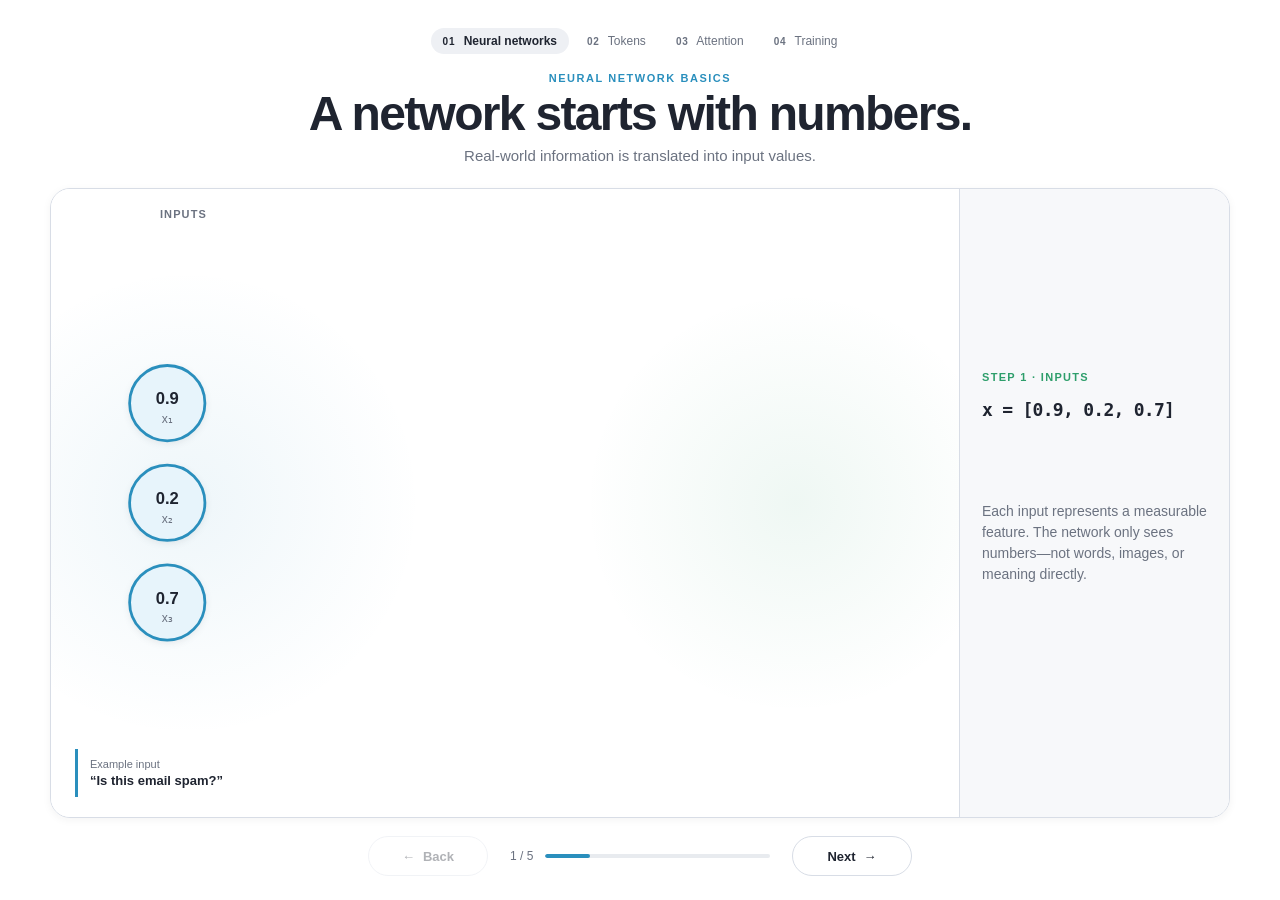
<file: examples/explainer-original/index.html>
<!doctype html>
<html lang="en">
  <head>
    <meta charset="UTF-8" />
    <meta name="viewport" content="width=device-width, initial-scale=1.0" />
    <meta
      name="description"
      content="An interactive introduction to neural network basics."
    />
    <title>Neural Network Basics</title>
    <link rel="stylesheet" href="./styles.css" />
  </head>
  <body>
    <main class="deck" aria-labelledby="slide-title">
      <nav class="chapter-nav" aria-label="Presentation chapters">
        <a class="chapter active" href="?step=1" aria-current="page">
          <span>01</span>
          Neural networks
        </a>
        <a class="chapter" href="./tokens.html?step=1">
          <span>02</span>
          Tokens
        </a>
        <a class="chapter" href="./attention.html?step=1">
          <span>03</span>
          Attention
        </a>
        <a class="chapter" href="./training.html?step=1">
          <span>04</span>
          Training
        </a>
      </nav>

      <header class="slide-header">
        <p class="eyebrow">Neural network basics</p>
        <h1 id="slide-title">A network learns by tuning connections.</h1>
        <p class="step-copy" id="step-copy" aria-live="polite"></p>
      </header>

      <section class="visual-shell" aria-label="Neural network demonstration">
        <div class="diagram-region">
          <div class="layer-label input-label">Inputs</div>
          <div class="layer-label hidden-label">Hidden layer</div>
          <div class="layer-label output-label">Output</div>

          <svg
            id="network"
            class="network"
            viewBox="0 0 820 390"
            role="img"
            aria-labelledby="network-title network-description"
          >
            <title id="network-title">A small feed-forward neural network</title>
            <desc id="network-description">
              Three input values connect to four hidden neurons, which connect
              to one output. Advancing the presentation reveals how the network
              combines inputs and learns by changing connection weights.
            </desc>
            <g id="connections" aria-hidden="true"></g>
            <g id="nodes"></g>
          </svg>

          <div class="input-example" id="input-example" aria-hidden="true">
            <span>Example input</span>
            <strong>“Is this email spam?”</strong>
          </div>
        </div>

        <aside class="concept-card" id="concept-card">
          <p class="concept-kicker" id="concept-kicker"></p>
          <div class="equation" id="equation" aria-live="polite"></div>
          <p class="concept-detail" id="concept-detail"></p>
          <div class="weight-key" id="weight-key">
            <span><i class="line thin"></i> weak signal</span>
            <span><i class="line thick"></i> strong signal</span>
          </div>
        </aside>
      </section>

      <footer class="controls">
        <button id="previous" type="button" aria-label="Previous reveal">
          <span aria-hidden="true">←</span>
          Back
        </button>
        <div class="progress" aria-label="Presentation progress">
          <span id="indicator">1 / 5</span>
          <div class="progress-track" aria-hidden="true">
            <i id="progress-fill"></i>
          </div>
        </div>
        <button id="next" type="button" aria-label="Next reveal">
          Next
          <span aria-hidden="true">→</span>
        </button>
      </footer>
    </main>

    <script type="module" src="./app.js"></script>
  </body>
</html>
</file>
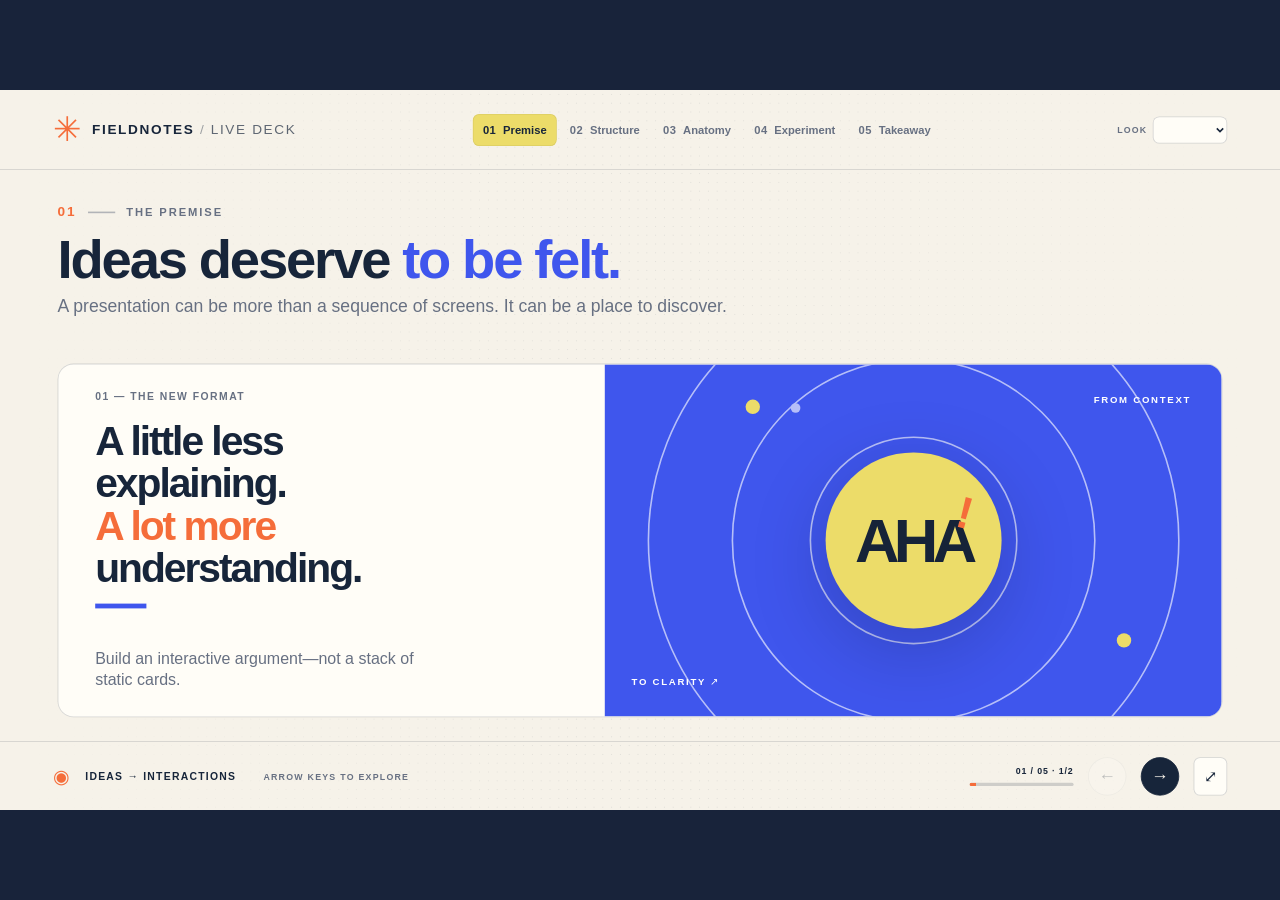
<file: templates/interactive-deck/index.html>
<!doctype html>
<html lang="en">
  <head>
    <meta charset="utf-8" />
    <meta name="viewport" content="width=device-width,initial-scale=1,viewport-fit=cover" />
    <meta name="theme-color" content="#f6f2e9" />
    <meta name="description" content="An interactive, browser-native presentation starter." />
    <title>__DECK_TITLE__</title>
    <link rel="stylesheet" href="./styles.css" />
  </head>
  <body>
    <div id="viewport" aria-label="Presentation viewport">
      <main id="stage" class="stage" data-theme="__DEFAULT_THEME__" aria-label="Interactive presentation">
        <div class="noise" aria-hidden="true"></div>
        <header class="topbar">
          <div class="brand"><span class="brand-mark">✳</span><span>FIELDNOTES <strong> / </strong> <span class="brand-tail">LIVE DECK</span></span></div>
          <nav id="chapter-nav" class="chapter-nav" aria-label="Presentation chapters"></nav>
          <label class="theme-picker" data-no-advance>LOOK
            <select id="theme-select" aria-label="Presentation visual theme">
              <option value="signal">Signal</option>
              <option value="explainer">Explainer</option>
              <option value="nocturne">Nocturne</option>
            </select>
          </label>
        </header>
        <section class="slide-content" aria-live="off">
          <div class="headline-block">
            <div class="eyebrow"><span id="chapter-number">01</span><span class="eyebrow-line"></span><span id="eyebrow-text">The premise</span></div>
            <h1 id="slide-heading"> </h1>
            <p id="step-copy" class="step-copy" aria-live="polite"></p>
          </div>
          <div id="scene-root" class="scene-root"></div>
        </section>
        <footer class="footer">
          <div class="footer-left"><span class="foot-symbol">◉</span><span>IDEAS → INTERACTIONS</span><span class="foot-hint">ARROW KEYS TO EXPLORE</span></div>
          <div class="footer-right">
            <div class="progress-readout" aria-label="Presentation progress"><span id="progress-label">01 / 05</span><span class="progress-rule"><i id="progress-fill"></i></span></div>
            <button type="button" id="previous" class="nav-control" aria-label="Previous reveal">←</button>
            <button type="button" id="next" class="nav-control nav-next" aria-label="Next reveal">→</button>
            <button type="button" id="fullscreen" class="fullscreen-control" aria-label="Toggle fullscreen" title="Fullscreen (F)">⤢</button>
          </div>
        </footer>
      </main>
    </div>
    <script src="./deck.js" type="module"></script>
  </body>
</html>
</file>
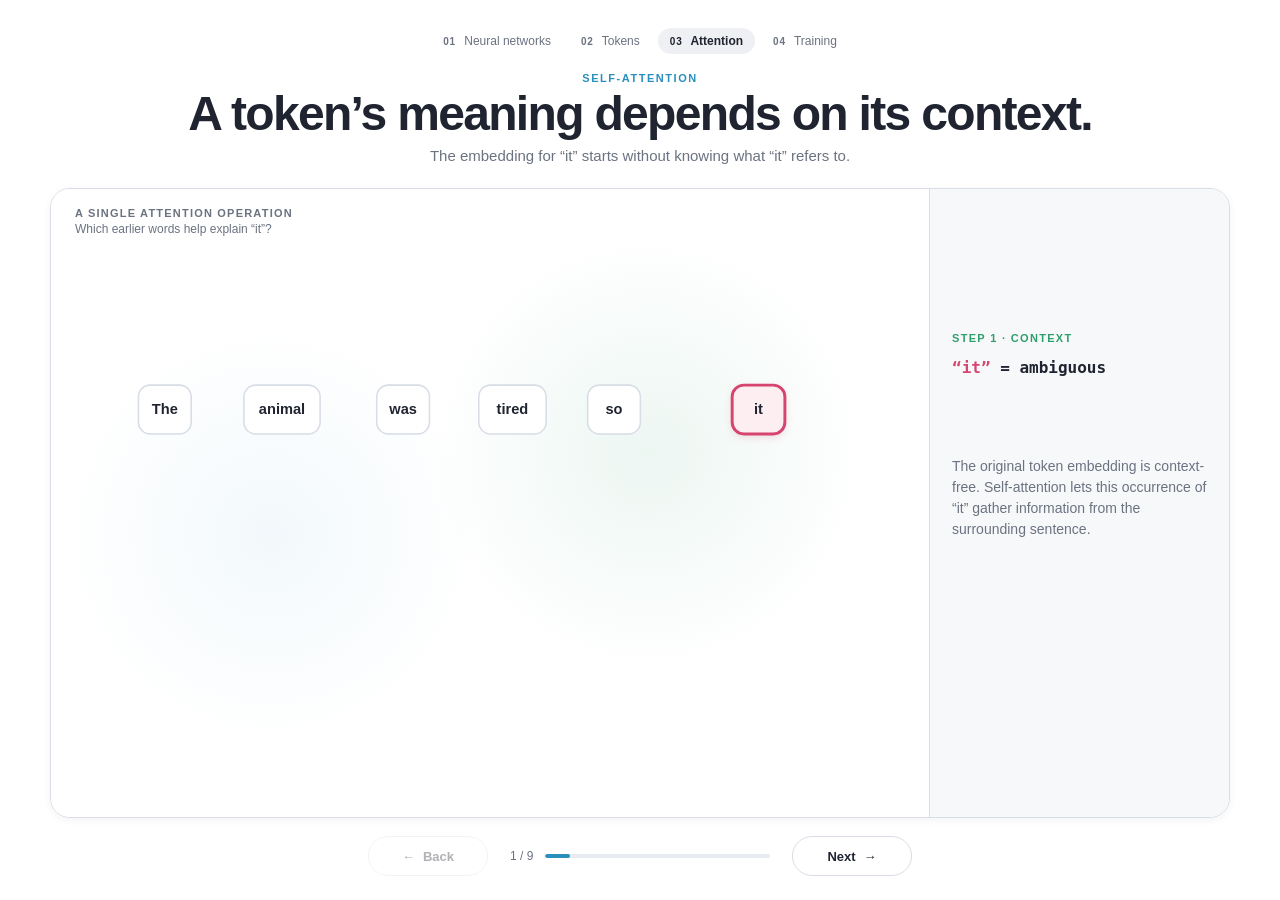
<file: examples/explainer-original/attention.html>
<!doctype html>
<html lang="en">
  <head>
    <meta charset="UTF-8" />
    <meta name="viewport" content="width=device-width, initial-scale=1.0" />
    <meta
      name="description"
      content="An interactive introduction to self-attention in transformers."
    />
    <title>Attention</title>
    <link rel="stylesheet" href="./styles.css" />
    <link rel="stylesheet" href="./attention.css" />
  </head>
  <body class="attention-slide">
    <main class="deck" aria-labelledby="slide-title">
      <nav class="chapter-nav" aria-label="Presentation chapters">
        <a class="chapter" href="./index.html?step=1">
          <span>01</span>
          Neural networks
        </a>
        <a class="chapter" href="./tokens.html?step=1">
          <span>02</span>
          Tokens
        </a>
        <a
          class="chapter active"
          href="./attention.html?step=1"
          aria-current="page"
        >
          <span>03</span>
          Attention
        </a>
        <a class="chapter" href="./training.html?step=1">
          <span>04</span>
          Training
        </a>
      </nav>

      <header class="slide-header">
        <p class="eyebrow">Self-attention</p>
        <h1 id="slide-title">A token’s meaning depends on its context.</h1>
        <p class="step-copy" id="step-copy" aria-live="polite"></p>
      </header>

      <section class="visual-shell attention-shell" aria-label="Self-attention demonstration">
        <div class="attention-stage">
          <div class="stage-heading">
            <div>
              <p class="stage-label" id="stage-label">A single attention operation</p>
              <p id="stage-caption">Which earlier words help explain “it”?</p>
            </div>
            <div class="role-legend" id="role-legend" aria-label="Query key and value roles">
              <span class="query"><i>Q</i> what am I looking for?</span>
              <span class="key"><i>K</i> what do I contain?</span>
              <span class="value"><i>V</i> what information can I contribute?</span>
            </div>
          </div>

          <svg
            id="attention-diagram"
            class="attention-diagram"
            viewBox="0 0 850 340"
            role="img"
            aria-labelledby="attention-title attention-description"
          >
            <title id="attention-title">Self-attention over a short sentence</title>
            <desc id="attention-description">
              The token it compares its query with the keys of tokens available
              earlier in the sequence. Stronger attention connections are drawn
              thicker. Token values are then combined into a context-aware
              representation for it.
            </desc>
            <defs>
              <marker
                id="attention-arrow"
                markerWidth="7"
                markerHeight="7"
                refX="6"
                refY="3.5"
                orient="auto"
              >
                <path d="M0,0 L7,3.5 L0,7 Z"></path>
              </marker>
            </defs>
            <g id="attention-lines" aria-hidden="true"></g>
            <g id="token-nodes"></g>
            <g id="context-output" aria-hidden="true">
              <path
                class="output-arrow"
                d="M 700 198 C 700 220, 700 230, 700 247"
              ></path>
              <rect x="636" y="254" width="128" height="58" rx="13"></rect>
              <text class="output-main" x="700" y="277">contextual “it”</text>
              <text class="output-sub" x="700" y="297">meaning: the animal</text>
            </g>
          </svg>

          <div class="attention-scale" id="attention-scale" aria-hidden="true">
            <span>less attention</span>
            <i></i>
            <span>more attention</span>
          </div>

          <section class="decoder-view" id="decoder-view" aria-label="Next-token decoding">
            <div class="prompt-line" aria-label="Current token sequence">
              <span>The</span>
              <span>animal</span>
              <span>was</span>
              <span>tired,</span>
              <span>so</span>
              <span>it</span>
              <strong id="sampled-token">?</strong>
            </div>

            <div class="output-pipeline" id="output-pipeline" aria-label="Transformer output pipeline">
              <div class="pipeline-card context">
                <small>final position</small>
                <strong>hidden state</strong>
                <code>h<sub>it</sub></code>
              </div>
              <span class="pipeline-arrow">→</span>
              <div class="pipeline-card blocks">
                <small>after all blocks</small>
                <strong>final norm</strong>
                <code>norm(h)</code>
              </div>
              <span class="pipeline-arrow">→</span>
              <div class="pipeline-card projection">
                <small>output head</small>
                <strong>vocabulary projection</strong>
                <code>W<sub>vocab</sub>h</code>
              </div>
              <span class="pipeline-arrow">→</span>
              <div class="pipeline-card logits">
                <small>one score/token</small>
                <strong>logits</strong>
                <code>[4.6, 3.8, …]</code>
              </div>
            </div>

            <div class="distribution-panel" id="distribution-panel">
              <div class="distribution-heading">
                <div>
                  <p class="stage-label">Candidate next tokens</p>
                  <p>Filtered probabilities after softmax</p>
                </div>
                <div class="distribution-legend">
                  <span><i class="eligible"></i>eligible</span>
                  <span><i class="filtered"></i>filtered out</span>
                </div>
              </div>
              <div class="candidate-list" id="candidate-list"></div>
            </div>

            <div class="sampling-controls" id="sampling-controls">
              <div class="control-group">
                <span>Temperature</span>
                <div>
                  <button type="button" data-temperature="0.5">0.5</button>
                  <button class="active" type="button" data-temperature="1">1.0</button>
                  <button type="button" data-temperature="1.5">1.5</button>
                </div>
              </div>
              <div class="control-group">
                <span>Top-k</span>
                <div>
                  <button type="button" data-top-k="3">3</button>
                  <button class="active" type="button" data-top-k="5">5</button>
                </div>
              </div>
              <div class="control-group">
                <span>Top-p</span>
                <div>
                  <button type="button" data-top-p="0.8">0.80</button>
                  <button class="active" type="button" data-top-p="0.95">0.95</button>
                </div>
              </div>
              <button class="sample-button" id="sample-button" type="button">
                Sample next token
              </button>
            </div>
          </section>
        </div>

        <aside class="concept-card attention-concept-card">
          <p class="concept-kicker" id="concept-kicker"></p>
          <div class="attention-equation" id="equation" aria-live="polite"></div>
          <p class="concept-detail" id="concept-detail"></p>

          <div class="head-panel" id="head-panel">
            <p>Switch attention head:</p>
            <div class="head-buttons">
              <button
                class="head-button active"
                type="button"
                data-head="reference"
                aria-pressed="true"
              >
                Reference
              </button>
              <button
                class="head-button"
                type="button"
                data-head="grammar"
                aria-pressed="false"
              >
                Grammar
              </button>
              <button
                class="head-button"
                type="button"
                data-head="position"
                aria-pressed="false"
              >
                Position
              </button>
            </div>
            <div class="head-summary">
              <span id="head-label">Reference head</span>
              <strong id="head-result">it → animal</strong>
            </div>
          </div>
        </aside>
      </section>

      <footer class="controls">
        <button id="previous" type="button" aria-label="Previous reveal">
          <span aria-hidden="true">←</span>
          Back
        </button>
        <div class="progress" aria-label="Presentation progress">
          <span id="indicator">1 / 9</span>
          <div class="progress-track" aria-hidden="true">
            <i id="progress-fill"></i>
          </div>
        </div>
        <button id="next" type="button" aria-label="Next reveal">
          Next
          <span aria-hidden="true">→</span>
        </button>
      </footer>
    </main>

    <script type="module" src="./attention.js"></script>
  </body>
</html>
</file>
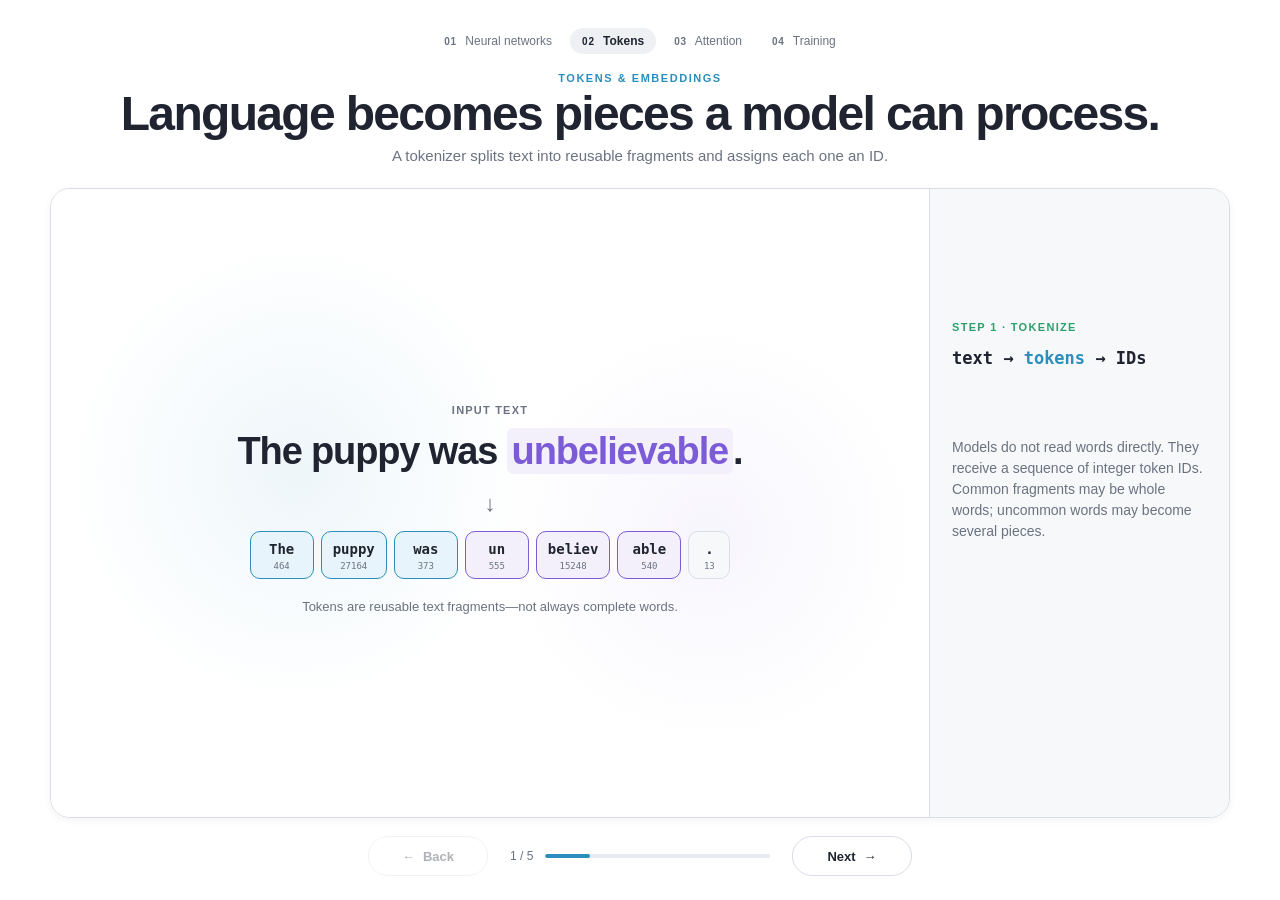
<file: examples/explainer-original/tokens.html>
<!doctype html>
<html lang="en">
  <head>
    <meta charset="UTF-8" />
    <meta name="viewport" content="width=device-width, initial-scale=1.0" />
    <meta
      name="description"
      content="An interactive introduction to tokens, embeddings, and cosine similarity."
    />
    <title>Tokens &amp; Embeddings</title>
    <link rel="stylesheet" href="./styles.css" />
    <link rel="stylesheet" href="./tokens.css" />
  </head>
  <body class="tokens-slide">
    <main class="deck" aria-labelledby="slide-title">
      <nav class="chapter-nav" aria-label="Presentation chapters">
        <a class="chapter" href="./index.html?step=1">
          <span>01</span>
          Neural networks
        </a>
        <a
          class="chapter active"
          href="./tokens.html?step=1"
          aria-current="page"
        >
          <span>02</span>
          Tokens
        </a>
        <a class="chapter" href="./attention.html?step=1">
          <span>03</span>
          Attention
        </a>
        <a class="chapter" href="./training.html?step=1">
          <span>04</span>
          Training
        </a>
      </nav>

      <header class="slide-header">
        <p class="eyebrow">Tokens &amp; embeddings</p>
        <h1 id="slide-title">Language becomes pieces a model can process.</h1>
        <p class="step-copy" id="step-copy" aria-live="polite"></p>
      </header>

      <section class="visual-shell token-shell" aria-label="Token and embedding demonstration">
        <div class="token-stage" id="token-stage">
          <section class="tokenizer-view" id="tokenizer-view" aria-label="Tokenization example">
            <p class="stage-label">Input text</p>
            <p class="source-sentence">
              The puppy was
              <span class="source-word">unbelievable</span>.
            </p>

            <div class="flow-arrow" aria-hidden="true">↓</div>

            <div class="token-strip" aria-label="Resulting tokens">
              <span class="token" style="--delay: 0ms">
                <b>The</b><small>464</small>
              </span>
              <span class="token space-token" style="--delay: 70ms">
                <b> puppy</b><small>27164</small>
              </span>
              <span class="token space-token" style="--delay: 140ms">
                <b> was</b><small>373</small>
              </span>
              <span class="token space-token subword" style="--delay: 210ms">
                <b> un</b><small>555</small>
              </span>
              <span class="token subword" style="--delay: 280ms">
                <b>believ</b><small>15248</small>
              </span>
              <span class="token subword" style="--delay: 350ms">
                <b>able</b><small>540</small>
              </span>
              <span class="token punctuation" style="--delay: 420ms">
                <b>.</b><small>13</small>
              </span>
            </div>

            <p class="token-note">
              Tokens are reusable text fragments—not always complete words.
            </p>
          </section>

          <section class="lookup-view" id="lookup-view" aria-label="Embedding lookup example">
            <p class="stage-label">Embedding lookup table</p>
            <div class="lookup-grid">
              <div class="lookup-row" style="--delay: 0ms">
                <span class="mini-token">puppy</span>
                <span class="lookup-arrow">→</span>
                <code>[0.82, −0.14, 0.33, 0.71, …]</code>
              </div>
              <div class="lookup-row" style="--delay: 100ms">
                <span class="mini-token">dog</span>
                <span class="lookup-arrow">→</span>
                <code>[0.79, −0.09, 0.38, 0.68, …]</code>
              </div>
              <div class="lookup-row" style="--delay: 200ms">
                <span class="mini-token">truck</span>
                <span class="lookup-arrow">→</span>
                <code>[−0.21, 0.77, 0.04, −0.36, …]</code>
              </div>
            </div>
            <p class="dimension-note">
              Each row is one position in a learned, high-dimensional space.
            </p>
          </section>

          <section class="plot-view" id="plot-view" aria-label="Two-dimensional embedding projection">
            <div class="plot-heading">
              <div>
                <p class="stage-label">A 2D projection of token embeddings</p>
                <p>Nearby directions tend to represent related concepts.</p>
              </div>
              <span class="projection-badge">Real embeddings use many more dimensions</span>
            </div>

            <svg
              id="embedding-plot"
              class="embedding-plot"
              viewBox="0 0 820 340"
              role="img"
              aria-labelledby="plot-title plot-description"
            >
              <title id="plot-title">Clusters of related token embeddings</title>
              <desc id="plot-description">
                Animal, vehicle, fruit, and royal-family tokens form separate
                clusters. Vectors from the origin compare the directions of
                selected token embeddings.
              </desc>
              <defs>
                <marker
                  id="arrowhead"
                  markerWidth="8"
                  markerHeight="8"
                  refX="7"
                  refY="4"
                  orient="auto"
                >
                  <path d="M0,0 L8,4 L0,8 Z" fill="currentColor"></path>
                </marker>
              </defs>
              <g class="grid" aria-hidden="true">
                <line x1="80" y1="285" x2="790" y2="285"></line>
                <line x1="80" y1="285" x2="80" y2="24"></line>
                <line x1="80" y1="220" x2="790" y2="220"></line>
                <line x1="80" y1="155" x2="790" y2="155"></line>
                <line x1="80" y1="90" x2="790" y2="90"></line>
                <line x1="250" y1="24" x2="250" y2="285"></line>
                <line x1="420" y1="24" x2="420" y2="285"></line>
                <line x1="590" y1="24" x2="590" y2="285"></line>
                <line x1="760" y1="24" x2="760" y2="285"></line>
              </g>
              <g id="comparison-vectors" aria-hidden="true"></g>
              <g id="plot-points"></g>
              <g class="origin" transform="translate(80 285)" aria-hidden="true">
                <circle r="5"></circle>
                <text x="12" y="17">origin</text>
              </g>
            </svg>

            <div class="cluster-legend" aria-label="Token categories">
              <span class="animals"><i></i>animals</span>
              <span class="vehicles"><i></i>vehicles</span>
              <span class="fruit"><i></i>fruit</span>
              <span class="royalty"><i></i>royalty</span>
            </div>
          </section>
        </div>

        <aside class="concept-card token-concept-card">
          <p class="concept-kicker" id="concept-kicker"></p>
          <div class="token-equation" id="equation" aria-live="polite"></div>
          <p class="concept-detail" id="concept-detail"></p>

          <div class="comparison-panel" id="comparison-panel">
            <p>Compare from <strong>cat</strong>:</p>
            <div class="comparison-buttons">
              <button
                class="pair-button active"
                type="button"
                data-target="dog"
                aria-pressed="true"
              >
                dog
              </button>
              <button
                class="pair-button"
                type="button"
                data-target="truck"
                aria-pressed="false"
              >
                truck
              </button>
            </div>
            <div class="similarity-score">
              <span>cosine similarity</span>
              <strong id="similarity-score">0.94</strong>
            </div>
            <small>Illustrative values for this simplified projection.</small>
          </div>
        </aside>
      </section>

      <footer class="controls">
        <button id="previous" type="button" aria-label="Previous reveal">
          <span aria-hidden="true">←</span>
          Back
        </button>
        <div class="progress" aria-label="Presentation progress">
          <span id="indicator">1 / 5</span>
          <div class="progress-track" aria-hidden="true">
            <i id="progress-fill"></i>
          </div>
        </div>
        <button id="next" type="button" aria-label="Next reveal">
          Next
          <span aria-hidden="true">→</span>
        </button>
      </footer>
    </main>

    <script type="module" src="./tokens.js"></script>
  </body>
</html>
</file>
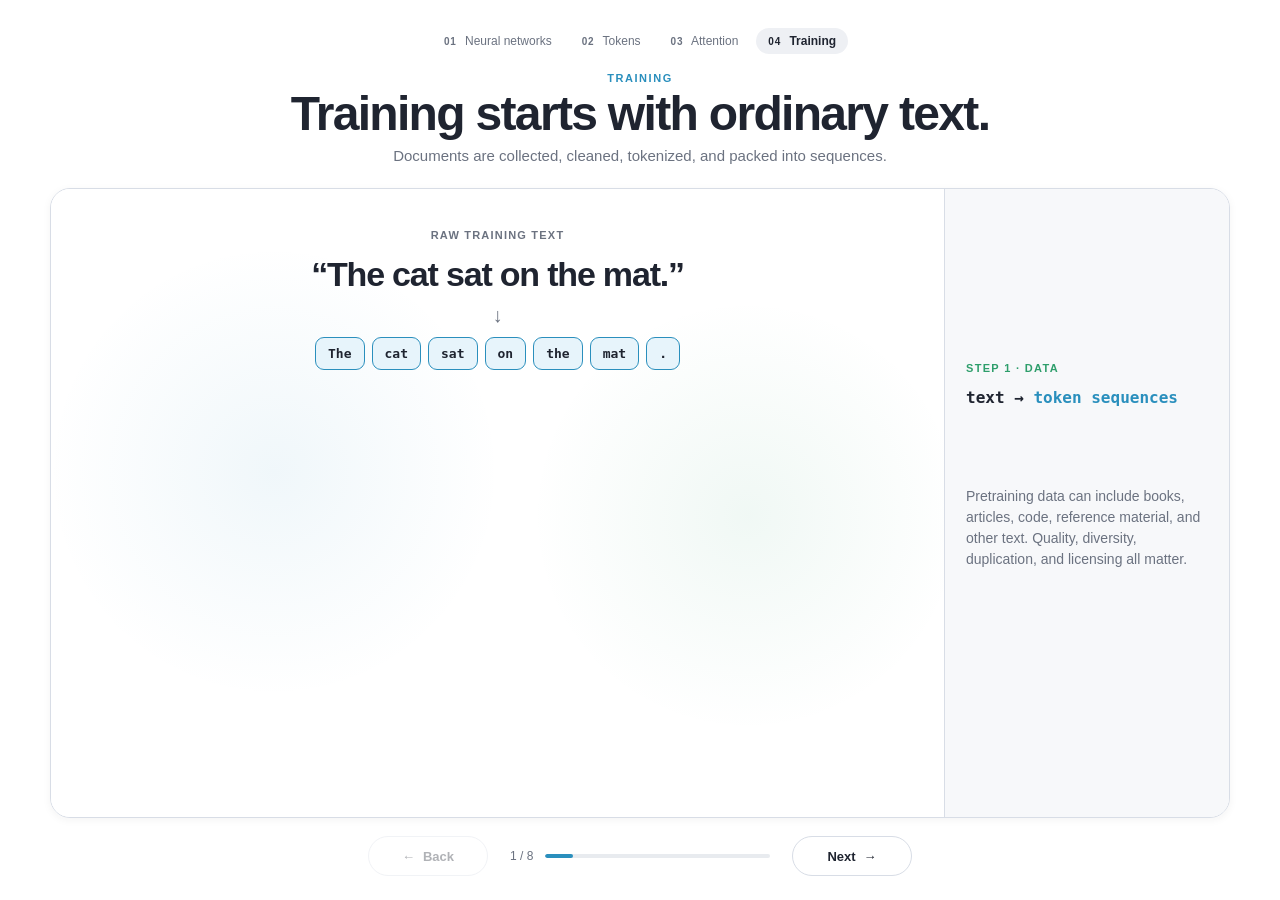
<file: examples/explainer-original/training.html>
<!doctype html>
<html lang="en">
  <head>
    <meta charset="UTF-8" />
    <meta name="viewport" content="width=device-width, initial-scale=1.0" />
    <meta
      name="description"
      content="An interactive introduction to training large language models."
    />
    <title>Training</title>
    <link rel="stylesheet" href="./styles.css" />
    <link rel="stylesheet" href="./training.css" />
  </head>
  <body class="training-slide">
    <main class="deck" aria-labelledby="slide-title">
      <nav class="chapter-nav" aria-label="Presentation chapters">
        <a class="chapter" href="./index.html?step=1">
          <span>01</span>
          Neural networks
        </a>
        <a class="chapter" href="./tokens.html?step=1">
          <span>02</span>
          Tokens
        </a>
        <a class="chapter" href="./attention.html?step=1">
          <span>03</span>
          Attention
        </a>
        <a
          class="chapter active"
          href="./training.html?step=1"
          aria-current="page"
        >
          <span>04</span>
          Training
        </a>
      </nav>

      <header class="slide-header">
        <p class="eyebrow">Training</p>
        <h1 id="slide-title">Training starts with ordinary text.</h1>
        <p class="step-copy" id="step-copy" aria-live="polite"></p>
      </header>

      <section class="visual-shell training-shell" aria-label="Language model training demonstration">
        <div class="training-stage">
          <section class="data-view" id="data-view" aria-label="Training data preparation">
            <p class="stage-label">Raw training text</p>
            <blockquote>
              “The cat sat on the mat.”
            </blockquote>
            <div class="dataset-arrow" aria-hidden="true">↓</div>
            <div class="tokenized-sentence">
              <span>The</span>
              <span>cat</span>
              <span>sat</span>
              <span>on</span>
              <span>the</span>
              <span>mat</span>
              <span>.</span>
            </div>

            <div class="shift-example" id="shift-example">
              <div class="shift-labels">
                <span>model sees</span>
                <span>target is</span>
              </div>
              <div class="shift-row input-row">
                <code>The</code>
                <code>cat</code>
                <code>sat</code>
                <code>on</code>
                <code>the</code>
                <code>mat</code>
              </div>
              <div class="shift-connectors" aria-hidden="true">
                <i>↘</i><i>↘</i><i>↘</i><i>↘</i><i>↘</i><i>↘</i>
              </div>
              <div class="shift-row target-row">
                <code>cat</code>
                <code>sat</code>
                <code>on</code>
                <code>the</code>
                <code>mat</code>
                <code>.</code>
              </div>
            </div>
          </section>

          <section class="loop-view" id="loop-view" aria-label="Training optimization loop">
            <div class="training-example">
              <div class="context-strip">
                <small>context</small>
                <code>The cat sat on the</code>
              </div>
              <span class="flow-arrow">→</span>
              <div class="model-box" id="model-box">
                <small>current weights</small>
                <strong>Transformer</strong>
                <code id="weight-value">w = 0.18</code>
              </div>
              <span class="flow-arrow">→</span>
              <div class="prediction-box">
                <small>next-token prediction</small>
                <div class="mini-distribution" id="mini-distribution"></div>
              </div>
            </div>

            <div class="target-loss-row">
              <div class="target-card">
                <small>correct target</small>
                <strong>mat</strong>
              </div>
              <span class="compare-symbol">≠</span>
              <div class="loss-card" id="loss-card">
                <small>cross-entropy loss</small>
                <strong id="loss-value">1.71</strong>
                <code>−log P(mat)</code>
              </div>
            </div>

            <div class="gradient-path" id="gradient-path" aria-hidden="true">
              <span>loss</span>
              <i>∂L/∂w</i>
              <span>gradients flow backward</span>
              <b>←</b>
              <span>weights</span>
            </div>

            <div class="learning-dashboard">
              <div class="loss-chart">
                <div class="chart-heading">
                  <span>Training loss</span>
                  <strong id="step-count">step 0</strong>
                </div>
                <svg
                  viewBox="0 0 360 90"
                  role="img"
                  aria-label="Training loss decreasing over optimization steps"
                >
                  <line x1="10" y1="76" x2="350" y2="76"></line>
                  <line x1="10" y1="10" x2="10" y2="76"></line>
                  <path id="loss-curve" d=""></path>
                  <g id="loss-points"></g>
                </svg>
              </div>
              <button class="update-button" id="update-button" type="button">
                Run optimizer step
              </button>
              <div class="scale-stats" id="scale-stats">
                <span><strong>trillions</strong> training tokens</span>
                <span><strong>millions</strong> optimizer steps</span>
                <span><strong>thousands</strong> accelerator chips</span>
              </div>
            </div>
          </section>

          <section class="phases-view" id="phases-view" aria-label="Language model training phases">
            <div class="phase-cards">
              <button
                class="phase-card active"
                type="button"
                data-phase="pretraining"
                aria-pressed="true"
              >
                <span>1</span>
                <small>foundation</small>
                <strong>Pretraining</strong>
                <p>predict the next token</p>
              </button>
              <i>→</i>
              <button
                class="phase-card"
                type="button"
                data-phase="instruction"
                aria-pressed="false"
              >
                <span>2</span>
                <small>behavior</small>
                <strong>Instruction tuning</strong>
                <p>learn from demonstrations</p>
              </button>
              <i>→</i>
              <button
                class="phase-card"
                type="button"
                data-phase="preference"
                aria-pressed="false"
              >
                <span>3</span>
                <small>alignment</small>
                <strong>Preference tuning</strong>
                <p>favor better responses</p>
              </button>
            </div>

            <div class="phase-detail" id="phase-detail">
              <div>
                <small>data</small>
                <strong id="phase-data">massive unlabeled text corpora</strong>
              </div>
              <div>
                <small>objective</small>
                <strong id="phase-objective">minimize next-token loss</strong>
              </div>
              <div>
                <small>result</small>
                <strong id="phase-result">general language and world patterns</strong>
              </div>
            </div>
          </section>
        </div>

        <aside class="concept-card training-concept-card">
          <p class="concept-kicker" id="concept-kicker"></p>
          <div class="training-equation" id="equation" aria-live="polite"></div>
          <p class="concept-detail" id="concept-detail"></p>
          <div class="loop-summary" id="loop-summary">
            <span>predict</span><i>→</i>
            <span>measure</span><i>→</i>
            <span>update</span><i>→</i>
            <span>repeat</span>
          </div>
        </aside>
      </section>

      <footer class="controls">
        <button id="previous" type="button" aria-label="Previous reveal">
          <span aria-hidden="true">←</span>
          Back
        </button>
        <div class="progress" aria-label="Presentation progress">
          <span id="indicator">1 / 8</span>
          <div class="progress-track" aria-hidden="true">
            <i id="progress-fill"></i>
          </div>
        </div>
        <button id="next" type="button" aria-label="Next reveal">
          Next
          <span aria-hidden="true">→</span>
        </button>
      </footer>
    </main>

    <script type="module" src="./training.js"></script>
  </body>
</html>
</file>
<file: examples/explainer-original/styles.css>
:root {
  --ink: #1f2430;
  --muted: #6b7280;
  --border: #d8dde6;
  --surface: #f7f8fa;
  --blue: #2a8fbd;
  --blue-soft: #e7f4fb;
  --green: #2e9e6b;
  --green-soft: #e9f6ef;
  --gold: #c88620;
  --gold-soft: #fff5dd;
  --pink: #d6456f;
  --ease-out: cubic-bezier(0.22, 1, 0.36, 1);
  --font-sans: -apple-system, BlinkMacSystemFont, "Segoe UI", Roboto,
    Helvetica, Arial, sans-serif;
  --font-mono: "SF Mono", ui-monospace, Menlo, Consolas, monospace;
}

* {
  box-sizing: border-box;
}

html,
body {
  margin: 0;
  min-height: 100%;
}

body {
  background: #fff;
  color: var(--ink);
  font-family: var(--font-sans);
  -webkit-font-smoothing: antialiased;
}

button,
a {
  font: inherit;
}

.deck {
  width: min(1180px, calc(100vw - 48px));
  min-height: 100vh;
  margin: 0 auto;
  padding: 28px 0 24px;
  display: grid;
  grid-template-rows: auto auto 1fr auto;
  gap: 18px;
}

.chapter-nav {
  display: flex;
  justify-content: center;
  align-items: center;
  gap: 6px;
  font-size: 12px;
}

.chapter {
  padding: 6px 12px;
  border-radius: 999px;
  color: var(--muted);
  text-decoration: none;
  white-space: nowrap;
}

.chapter span {
  margin-right: 5px;
  font-size: 10px;
  font-weight: 800;
  letter-spacing: 0.08em;
}

.chapter.active {
  background: #eef0f4;
  color: var(--ink);
  font-weight: 650;
}

.chapter.placeholder {
  opacity: 0.55;
}

.slide-header {
  text-align: center;
}

.eyebrow {
  margin: 0 0 5px;
  color: var(--blue);
  font-size: 11px;
  font-weight: 800;
  letter-spacing: 0.14em;
  text-transform: uppercase;
}

h1 {
  margin: 0;
  font-size: clamp(30px, 4vw, 48px);
  line-height: 1.05;
  letter-spacing: -0.035em;
}

.step-copy {
  min-height: 23px;
  margin: 8px auto 0;
  color: var(--muted);
  font-size: 15px;
}

.visual-shell {
  min-height: 430px;
  display: grid;
  grid-template-columns: minmax(0, 1fr) 270px;
  border: 1.5px solid var(--border);
  border-radius: 20px;
  overflow: hidden;
  box-shadow: 0 2px 8px rgba(31, 36, 48, 0.05);
}

.diagram-region {
  position: relative;
  min-width: 0;
  background:
    radial-gradient(circle at 15% 50%, rgba(42, 143, 189, 0.08), transparent 28%),
    radial-gradient(circle at 82% 50%, rgba(46, 158, 107, 0.08), transparent 26%),
    #fff;
}

.network {
  display: block;
  width: 100%;
  height: 100%;
  min-height: 430px;
}

.layer-label {
  position: absolute;
  top: 19px;
  z-index: 2;
  color: var(--muted);
  font-size: 11px;
  font-weight: 750;
  letter-spacing: 0.1em;
  text-transform: uppercase;
  opacity: 0;
  transform: translateY(6px);
  transition:
    opacity 450ms var(--ease-out),
    transform 450ms var(--ease-out);
}

.input-label {
  left: 12%;
}

.hidden-label {
  left: 49%;
}

.output-label {
  right: 10%;
}

.input-example {
  position: absolute;
  left: 24px;
  bottom: 20px;
  display: flex;
  flex-direction: column;
  gap: 3px;
  padding: 9px 12px;
  border-left: 3px solid var(--blue);
  color: var(--muted);
  font-size: 11px;
  opacity: 0;
  transform: translateY(8px);
  transition:
    opacity 500ms var(--ease-out),
    transform 500ms var(--ease-out);
}

.input-example strong {
  color: var(--ink);
  font-size: 13px;
}

.concept-card {
  padding: 26px 22px;
  border-left: 1.5px solid var(--border);
  background: var(--surface);
  display: flex;
  flex-direction: column;
  justify-content: center;
  transition: background 450ms var(--ease-out);
}

.concept-kicker {
  margin: 0 0 12px;
  color: var(--green);
  font-size: 11px;
  font-weight: 800;
  letter-spacing: 0.12em;
  text-transform: uppercase;
}

.equation {
  min-height: 92px;
  font-family: var(--font-mono);
  font-size: 18px;
  font-weight: 700;
  line-height: 1.65;
  letter-spacing: -0.04em;
}

.equation .accent {
  color: var(--pink);
}

.equation .activation {
  color: var(--green);
}

.concept-detail {
  min-height: 72px;
  margin: 14px 0 0;
  color: var(--muted);
  font-size: 14px;
  line-height: 1.5;
}

.weight-key {
  display: flex;
  flex-direction: column;
  gap: 9px;
  margin-top: 18px;
  color: var(--muted);
  font-size: 11px;
  opacity: 0;
  transition: opacity 400ms ease;
}

.weight-key span {
  display: flex;
  align-items: center;
  gap: 8px;
}

.weight-key .line {
  display: inline-block;
  width: 34px;
  border-top: solid var(--green);
}

.weight-key .thin {
  border-width: 1px;
  opacity: 0.4;
}

.weight-key .thick {
  border-width: 4px;
}

.connection {
  stroke: var(--border);
  stroke-linecap: round;
  opacity: 0;
  stroke-dasharray: 8 8;
  stroke-dashoffset: 40;
  transition:
    opacity 450ms var(--ease-out),
    stroke 650ms var(--ease-out),
    stroke-width 650ms var(--ease-out),
    stroke-dashoffset 800ms var(--ease-out);
}

.connection.visible {
  opacity: 0.55;
  stroke-dashoffset: 0;
}

.connection.learned {
  stroke: var(--green);
  opacity: 0.82;
}

.node {
  opacity: 0;
  transform-box: fill-box;
  transform-origin: center;
  transform: translateY(10px) scale(0.92);
  transition:
    opacity 500ms var(--ease-out),
    transform 500ms var(--ease-out);
}

.node.visible {
  opacity: 1;
  transform: none;
}

.node circle {
  fill: #fff;
  stroke-width: 2.5;
  filter: drop-shadow(0 2px 3px rgba(31, 36, 48, 0.08));
  transition:
    fill 450ms var(--ease-out),
    stroke 450ms var(--ease-out);
}

.node text {
  fill: var(--ink);
  font-family: var(--font-sans);
  text-anchor: middle;
  dominant-baseline: middle;
}

.node .value {
  font-size: 15px;
  font-weight: 750;
}

.node .node-name {
  fill: var(--muted);
  font-size: 11px;
}

.node.input circle {
  stroke: var(--blue);
  fill: var(--blue-soft);
}

.node.hidden circle {
  stroke: var(--green);
  fill: var(--green-soft);
}

.node.output circle {
  stroke: var(--gold);
  fill: var(--gold-soft);
}

.node.active circle {
  fill: #dff4e8;
  stroke-width: 4;
}

.node.output.active circle {
  fill: #ffedb8;
}

.controls {
  display: grid;
  grid-template-columns: 120px minmax(180px, 260px) 120px;
  justify-content: center;
  align-items: center;
  gap: 22px;
}

.controls button {
  min-height: 40px;
  padding: 8px 16px;
  border: 1.5px solid var(--border);
  border-radius: 999px;
  background: #fff;
  color: var(--ink);
  cursor: pointer;
  display: flex;
  justify-content: center;
  align-items: center;
  gap: 8px;
  font-size: 13px;
  font-weight: 650;
}

.controls button:hover:not(:disabled) {
  background: var(--surface);
}

.controls button:focus-visible,
.chapter:focus-visible {
  outline: 3px solid rgba(42, 143, 189, 0.28);
  outline-offset: 3px;
}

.controls button:disabled {
  cursor: default;
  opacity: 0.35;
}

.progress {
  display: flex;
  align-items: center;
  gap: 12px;
  color: var(--muted);
  font-size: 12px;
  font-variant-numeric: tabular-nums;
}

.progress-track {
  flex: 1;
  height: 4px;
  overflow: hidden;
  border-radius: 999px;
  background: #e8ebef;
}

.progress-track i {
  display: block;
  width: 20%;
  height: 100%;
  border-radius: inherit;
  background: var(--blue);
  transition: width 500ms var(--ease-out);
}

body[data-step="1"] .input-label,
body[data-step="1"] .input-example,
body[data-step="2"] .input-label,
body[data-step="2"] .input-example,
body[data-step="3"] .input-label,
body[data-step="3"] .hidden-label,
body[data-step="3"] .input-example,
body[data-step="4"] .input-label,
body[data-step="4"] .hidden-label,
body[data-step="4"] .output-label,
body[data-step="4"] .input-example,
body[data-step="5"] .input-label,
body[data-step="5"] .hidden-label,
body[data-step="5"] .output-label,
body[data-step="5"] .input-example {
  opacity: 1;
  transform: none;
}

body[data-step="5"] .weight-key {
  opacity: 1;
}

@media (max-width: 850px) {
  .deck {
    width: min(100% - 28px, 720px);
  }

  .chapter.placeholder {
    display: none;
  }

  .visual-shell {
    grid-template-columns: 1fr;
  }

  .concept-card {
    min-height: 180px;
    border-top: 1.5px solid var(--border);
    border-left: 0;
  }
}

@media (prefers-reduced-motion: reduce) {
  *,
  *::before,
  *::after {
    scroll-behavior: auto !important;
    animation-duration: 0.01ms !important;
    animation-iteration-count: 1 !important;
    transition-duration: 0.01ms !important;
  }
}
</file>
<file: templates/interactive-deck/styles.css>
/* Intentional, fixed-stage presentation design. Sized at 1600 × 900 and scaled
   uniformly, preserving 16:9 on laptops, projectors and mobile devices. */
:root { color-scheme: light; font-family: 'Avenir Next', 'Trebuchet MS', 'Segoe UI', sans-serif; font-synthesis: none; }
* { box-sizing: border-box; }
html, body { margin:0; width:100%; height:100%; overflow:hidden; }
body { background:#162338; }
button, input, select { font:inherit; }
button { cursor:pointer; }
button:focus-visible, input:focus-visible, select:focus-visible { outline:4px solid var(--secondary); outline-offset:5px; }
#viewport { position:fixed; inset:0; background: #18233a; overflow:hidden; }
.stage {
  --ground:#f6f2e9; --ink:#17253a; --muted:#677082; --primary:#3f56ed;
  --secondary:#f56d3a; --highlight:#ecdc69; --surface:#fffdf7;
  --line:rgba(23,37,58,.18); --surface-text:#17253a;
  width:1600px; height:900px; position:absolute; top:50%; left:50%; transform-origin:center center;
  background:var(--ground); color:var(--ink); overflow:hidden; isolation:isolate;
  transition:background .35s ease, color .35s ease;
}
.stage[data-theme='explainer'] { --ground:#f9fafb; --ink:#1f2430; --muted:#667081; --primary:#2a8fbd; --secondary:#2e9e6b; --highlight:#f0d88a; --surface:#fff; --line:rgba(31,36,48,.17); --surface-text:#1f2430; }
.stage[data-theme='nocturne'] { --ground:#101b2c; --ink:#f5f2e8; --muted:#b1bbce; --primary:#8af0ce; --secondary:#ff9966; --highlight:#b7aaff; --surface:#1c2a42; --line:rgba(244,246,255,.20); --surface-text:#f5f2e8; }
.noise { pointer-events:none; position:absolute; inset:0; z-index:1; opacity:.10; background-image:radial-gradient(circle, currentColor .5px, transparent 1px); background-size:11px 11px; mask-image:linear-gradient(90deg,transparent,black,transparent); }
.topbar { height:100px; padding:0 66px; border-bottom:1px solid var(--line); display:flex; align-items:center; justify-content:space-between; position:relative; z-index:10; gap:24px; }
.brand { display:flex; gap:12px; align-items:center; font-family: 'Trebuchet MS',sans-serif; letter-spacing:.12em; font-size:17px; font-weight:800; white-space:nowrap; }
.brand-mark { color:var(--secondary); font-size:42px; line-height:1; }
.brand strong { font-weight:400; opacity:.4; } .brand-tail { font-weight:400; opacity:.68; }
.chapter-nav { display:flex; gap:3px; justify-content:center; align-items:center; }
.chapter-button { padding:12px 13px; border:0; color:var(--muted); background:transparent; border-radius:8px; white-space:nowrap; font-size:14px; font-weight:800; letter-spacing:.04em; }
.chapter-button span { margin-left:4px; font-size:14px; font-weight:600; letter-spacing:0; }
.chapter-button:hover { background:var(--line); color:var(--ink); }
.chapter-button.is-current { color:var(--ink); background:var(--highlight); box-shadow: inset 0 0 0 1px rgba(0,0,0,.07); }
.theme-picker { font-family: 'Trebuchet MS',sans-serif; color:var(--muted); font-size:11px; font-weight:800; letter-spacing:.13em; display:flex; align-items:center; gap:7px; }
.theme-picker select { padding:8px 8px; border:1px solid var(--line); color:var(--ink); background:var(--surface); border-radius:8px; font-size:12px; font-weight:700; }
.slide-content { position:relative; z-index:3; padding:43px 72px 30px; height:714px; display:grid; grid-template-rows:187px minmax(0,1fr); gap:12px; }
.headline-block { max-width:1430px; }
.eyebrow { display:flex; align-items:center; gap:14px; font-size:14px; font-weight:900; letter-spacing:.17em; color:var(--muted); }
.eyebrow #chapter-number { color:var(--secondary); font-size:17px; }
.eyebrow-line { width:34px; height:2px; background:currentColor; opacity:.48; }
h1 { max-width:1420px; margin:12px 0 8px; font-size:68px; line-height:1.06; font-weight:800; letter-spacing:-.04em; }
h1 em { color:var(--primary); font-style:normal; }
.step-copy { margin:0; font-size:22px; line-height:1.35; max-width:1260px; font-weight:500; color:var(--muted); }
.scene-root { position:relative; min-height:0; height:100%; }
.progressive { opacity:0; transform:translateY(22px); pointer-events:none; transition:opacity .55s cubic-bezier(.22,1,.36,1),transform .55s cubic-bezier(.22,1,.36,1); }
.progressive.is-visible { opacity:1; transform:translateY(0); pointer-events:auto; }
.footer { height:86px; border-top:1px solid var(--line); display:flex; justify-content:space-between; align-items:center; padding:0 66px; position:relative; z-index:10; }
.footer-left, .footer-right { display:flex; align-items:center; gap:18px; }
.footer-left { font-size:13px; letter-spacing:.12em; font-weight:800; }
.foot-symbol { font-size:24px; color:var(--secondary); }.foot-hint { color:var(--muted); font-size:11px; font-weight:600; margin-left:16px; }
.progress-readout { display:flex; flex-direction:column; gap:9px; align-items:flex-end; font-size:11px; font-weight:900; letter-spacing:.1em; min-width:130px; }
.progress-rule { width:130px; height:4px; background:var(--line); border-radius:100px; overflow:hidden; }.progress-rule i { display:block; background:var(--secondary); height:100%; width:10%; transition:width .3s ease; }
.nav-control, .fullscreen-control { display:inline-grid; place-items:center; width:48px; height:48px; border:1px solid var(--line); background:var(--surface); color:var(--ink); border-radius:50%; font-size:22px; font-weight:700; }
.nav-next { background:var(--ink); color:var(--ground); border-color:var(--ink); }
.nav-control:disabled { opacity:.25; cursor:not-allowed; }.nav-control:not(:disabled):hover, .fullscreen-control:hover { transform:translateY(-2px); }
.fullscreen-control { border-radius:8px; width:42px; font-size:20px; }
/* Scene 1: editorial statement and a distinctive hand-built concentric composition. */
.opening-scene { height:100%; display:grid; grid-template-columns:47% 53%; border-radius:20px; overflow:hidden; border:1px solid var(--line); background:var(--surface); }
.opening-statement { padding:32px 46px; position:relative; z-index:2; display:flex; flex-direction:column; }
.opening-number { font-size:13px; font-weight:900; letter-spacing:.14em; color:var(--muted); }
.opening-quote { margin:22px 0 18px; font-size:51px; font-weight:900; line-height:1.04; letter-spacing:-.05em; }
.opening-quote span { color:var(--secondary); }
.small-rule { height:6px; width:64px; background:var(--primary); }
.opening-caption { margin:auto 0 0; max-width:425px; font-size:20px; line-height:1.35; color:var(--muted); }
.hero-art { background:var(--primary); position:relative; overflow:hidden; color:#fff; }
.stage[data-theme='explainer'] .hero-art { background:#def1f7; color:var(--primary); }
.stage[data-theme='nocturne'] .hero-art { background:#182f41; color:var(--primary); }
.orbit { position:absolute; left:50%; top:50%; transform:translate(-50%,-50%); border-radius:50%; border:2px solid currentColor; opacity:.62; }
.orbit-a { width:260px; height:260px; }.orbit-b { width:455px; height:455px; }.orbit-c { width:665px; height:665px; }
.orbit::after { content:''; position:absolute; width:12px; height:12px; border-radius:100%; background:currentColor; left:16%; top:12%; }
.orbit-a::after { display:none; }
.hero-core { width:220px; height:220px; border-radius:50%; background:var(--highlight); color:#162338; left:50%; top:50%; transform:translate(-50%,-50%); position:absolute; display:grid; place-items:center; font-weight:900; font-size:77px; letter-spacing:-.09em; box-shadow:0 25px 100px rgba(0,0,0,.2); }
.hero-core span { position:absolute; left:165px; top:42px; font-size:56px; color:var(--secondary); transform:rotate(15deg); }
.orbit-point { position:absolute; z-index:2; width:18px; height:18px; border-radius:50%; background:var(--highlight); }.point-one { top:44px; left:176px; }.point-two { bottom:86px; right:113px; }
.art-label { position:absolute; letter-spacing:.18em; font-size:12px; font-weight:900; color:currentColor; }.art-label-top { top:37px; right:38px; }.art-label-bottom { bottom:36px; left:33px; }
.hero-annotation { position:absolute; top:92px; left:50%; transform:translate(-50%,20px); padding:12px 18px; color:#162338; background:var(--highlight); width:max-content; font-size:15px; font-weight:850; border-radius:7px; z-index:2; }
.hero-annotation.is-visible { transform:translate(-50%,0); }
/* Scene 2: a continuous, gradually discovered pipeline. */
.flow-scene { background:var(--surface); height:100%; border:1px solid var(--line); border-radius:20px; padding:34px 34px 24px; display:flex; flex-direction:column; }
.flow-tag, .diagram-overline, .lab-top { font-size:12px; font-weight:900; letter-spacing:.17em; display:flex; justify-content:space-between; color:var(--muted); }
.flow-tray { display:flex; justify-content:center; align-items:center; flex:1; gap:6px; }
.flow-card { width:261px; height:262px; flex-shrink:0; padding:22px; border-radius:12px; border:2px solid var(--line); display:flex; flex-direction:column; background:var(--ground); position:relative; }
.flow-card.flow-blue { background:var(--primary); color: #fff; border-color:var(--primary); }.stage[data-theme='explainer'] .flow-card.flow-blue { color:#fff; }
.flow-card.flow-orange { background:var(--secondary); color:#fff; border-color:var(--secondary); }
.flow-card.flow-ink { background:var(--ink); color:var(--ground); border-color:var(--ink); }
.flow-num { font-size:13px; font-weight:850; opacity:.6; }.flow-icon { font-family:Georgia,serif; font-size:75px; line-height:1.12; padding-top:12px; flex:1; }
.flow-card strong { font-size:23px; letter-spacing:.065em; }.flow-card small { font-size:16px; line-height:1.25; margin-top:9px; opacity:.72; }
.flow-link { width:28px; height:4px; flex:1 1 28px; background:var(--ink); position:relative; }
.flow-link::after { content:''; position:absolute; top:-6px; right:-3px; border:8px solid transparent; border-left:10px solid var(--ink); }
.flow-baseline { display:flex; justify-content:space-between; border-top:1px solid var(--line); padding-top:16px; color:var(--muted); font-size:11px; font-weight:850; letter-spacing:.14em; }
.flow-footer { display:flex; align-items:center; justify-content:space-between; margin-top:14px; }.flow-footer b { font-size:16px; }.flow-footer span { font-size:14px; color:var(--muted); }
/* Scene 3: SVG-like engineering nodes rendered as accessible HTML buttons. */
.anatomy-scene { display:grid; grid-template-columns:3.1fr 1fr; height:100%; gap:14px; }
.diagram-paper { padding:27px 30px; background:var(--surface); border:1px solid var(--line); border-radius:18px; position:relative; display:flex; flex-direction:column; }
.network-track { display:flex; align-items:center; justify-content:center; flex:1; gap:0; }
.network-node { width:207px; height:206px; flex:0 0 207px; }
.node-button { width:100%; height:100%; border:2px solid var(--primary); background:var(--ground); color:var(--ink); display:flex; flex-direction:column; align-items:center; justify-content:center; gap:9px; border-radius:40px; transition:transform .18s ease, box-shadow .2s ease; }
.node-button:hover, .node-button.selected { box-shadow:0 0 0 8px var(--line); transform:translateY(-3px); }
.node-button span { font-size:15px; font-weight:850; letter-spacing:.14em; color:var(--primary); }
.node-button strong { font-size:64px; font-weight:900; letter-spacing:-.07em; line-height:1; }.node-button small { color:var(--muted); font-size:17px; }
.node-process { border-color:var(--secondary); background:var(--secondary); color:#fff; }.node-process span, .node-process small { color:#fff; }
.node-output { border-color:var(--ink); background:var(--ink); color:var(--ground); }.node-output span,.node-output small { color:var(--ground); }
.network-edge { height:4px; width:128px; flex:1 1 90px; margin:0 6px; background:var(--primary); position:relative; }
.network-edge::after { content:''; position:absolute; right:-12px; top:-9px; border:11px solid transparent; border-left:14px solid var(--primary); }
.edge-label { position:absolute; left:0; top:-34px; color:var(--muted); font-size:13px; font-weight:850; letter-spacing:.05em; }
.network-underlay { display:flex; justify-content:space-between; align-items:center; border-top:1px solid var(--line); padding:15px 30px 0; color:var(--muted); font-size:12px; font-weight:850; letter-spacing:.13em; }
.detail-note { color:var(--secondary); margin-top:17px; text-align:center; font-size:13px; font-weight:900; letter-spacing:.13em; }
.diagram-detail { background:var(--ink); color:var(--ground); border-radius:18px; padding:27px 27px 22px; display:flex; flex-direction:column; }
.side-index { opacity:.65; font-size:11px; font-weight:850; letter-spacing:.1em; }.detail-glyph { font-size:88px; color:var(--highlight); line-height:1.15; margin:24px 0; }
.side-label { opacity:.58; font-size:11px; font-weight:850; letter-spacing:.17em; }.diagram-detail strong { font-size:35px; letter-spacing:-.03em; margin:5px 0 8px; }
.diagram-detail p { margin:0; font-size:18px; line-height:1.45; }.side-foot { font-size:11px; font-weight:800; letter-spacing:.13em; opacity:.56; line-height:1.7; margin-top:auto; }
/* Scene 4: threshold alters model visibly. */
.lab-scene { height:100%; display:grid; grid-template-columns:2.2fr 1fr; gap:14px; }
.lab-visual,.lab-panel { border:1px solid var(--line); border-radius:19px; background:var(--surface); padding:26px; }
.lab-visual { display:flex; flex-direction:column; }
.lab-network { width:100%; min-height:0; flex:1; overflow:visible; }
.lab-network .lab-node { fill:var(--ink); stroke:var(--ink); stroke-width:2; }
.lab-network .lab-text, .lab-network .lab-id,.lab-network .lab-small,.lab-network .lab-axis { font-family:'Trebuchet MS',sans-serif; font-weight:900; text-anchor:middle; }
.lab-network .lab-text { font-size:17px; fill:var(--ground); }.lab-network .lab-id { font-size:23px; fill:var(--highlight); }.lab-network .lab-small { font-size:14px; fill:var(--muted); font-weight:500; }
.lab-network .lab-axis { font-size:12px; fill:var(--muted); text-anchor:start; letter-spacing:.14em; }
.pathway { transition:opacity .36s ease; }.pathway path { fill:none; stroke:var(--primary); stroke-width:6; marker-end:url(#lab-arrow); }.pathway rect { fill:var(--ground); stroke:var(--primary); stroke-width:2.5; }.pathway .lab-text { fill:var(--ink); }
.pathway.filtered { opacity:.12; }.pathway.filtered path { stroke-dasharray:7 7; }
.lab-meter { border-top:1px solid var(--line); padding-top:13px; display:grid; grid-template-columns:1fr auto; gap:9px; font-weight:850; letter-spacing:.1em; font-size:12px; }.lab-meter strong { font-size:17px; letter-spacing:0; }.lab-meter-track { background:var(--line); height:7px; border-radius:10px; grid-column:1/-1; overflow:hidden; }.lab-meter-track i { display:block; height:100%; background:var(--secondary); transition:width .3s ease; }
.lab-panel { padding:29px; display:flex; flex-direction:column; }
.lab-index { color:var(--muted); font-size:12px; font-weight:900; letter-spacing:.16em; display:flex; justify-content:space-between; }.lab-index span { color:var(--secondary); }
.lab-label { margin-top:41px; color:var(--muted); font-size:13px; font-weight:900; letter-spacing:.09em; }
.lab-number { display:flex; align-items:baseline; gap:3px; margin-top:7px; }.lab-number strong { font-size:94px; font-weight:900; letter-spacing:-.09em; line-height:1; }.lab-number span { font-size:30px; font-weight:800; color:var(--secondary); }
#threshold { appearance:none; height:8px; border-radius:12px; background:var(--line); width:100%; margin:23px 0 10px; cursor:pointer; }
#threshold::-webkit-slider-thumb { appearance:none; width:28px; height:28px; border-radius:50%; background:var(--primary); border:5px solid var(--surface); box-shadow:0 0 0 2px var(--primary); }
#threshold::-moz-range-thumb { width:19px; height:19px; border-radius:50%; background:var(--primary); border:4px solid var(--surface); box-shadow:0 0 0 2px var(--primary); }
.scale-labels { display:flex; justify-content:space-between; font-size:11px; color:var(--muted); font-weight:800; }
.lab-result { margin-top:auto; border-top:1px solid var(--line); padding-top:17px; }
.result-kicker { color:var(--secondary); font-size:11px; font-weight:900; letter-spacing:.12em; }.lab-result p { font-size:18px; line-height:1.35; font-weight:650; margin:8px 0 14px; }
.reset-button { border:1px solid var(--line); background:var(--ground); color:var(--ink); font-size:11px; font-weight:900; letter-spacing:.1em; padding:11px 14px; border-radius:7px; }
/* Scene 5: a high-contrast closing chapter. */
.takeaway-scene { height:100%; display:grid; grid-template-columns:2fr 1fr; border-radius:20px; overflow:hidden; border:1px solid var(--line); }
.takeaway-main { background:var(--primary); color:#fff; position:relative; padding:36px 45px; overflow:hidden; }.stage[data-theme='explainer'] .takeaway-main { color:#fff; }
.takeaway-orbit { width:465px; height:465px; border:2px solid rgba(255,255,255,.45); border-radius:50%; position:absolute; top:-205px; right:-140px; display:grid; place-items:center; box-shadow:0 0 0 85px rgba(255,255,255,.08),0 0 0 175px rgba(255,255,255,.04); }.takeaway-orbit span { color:var(--highlight); font-size:110px; }
.takeaway-label { font-size:12px; font-weight:900; letter-spacing:.19em; }
.takeaway-main blockquote { margin:53px 0 0; font-size:76px; line-height:1.04; font-weight:900; letter-spacing:-.06em; }.takeaway-main blockquote em { font-style:normal; color:var(--highlight); }
.takeaway-base { position:absolute; bottom:30px; left:44px; display:flex; align-items:center; gap:19px; font-size:13px; font-weight:900; letter-spacing:.17em; }.takeaway-base i { color:var(--highlight); font-style:normal; }
.takeaway-side { background:var(--surface); display:flex; flex-direction:column; justify-content:center; padding:38px 45px; gap:28px; }
.takeaway-line { border-bottom:1px solid var(--line); padding-bottom:22px; display:grid; grid-template-columns:44px 1fr; gap:4px; }.takeaway-line span { font-weight:900; font-size:16px; color:var(--secondary); }.takeaway-line strong { font-size:27px; letter-spacing:-.02em; }.takeaway-line small { grid-column:2; color:var(--muted); font-size:17px; }
@media (prefers-reduced-motion: reduce) {
  *, *::before, *::after { animation-duration:.01ms !important; transition-duration:.01ms !important; scroll-behavior:auto !important; }
}
/* Fit the interactive laboratory into the fixed 16:9 content stage. */
.lab-visual, .lab-panel { min-height:0; overflow:hidden; }
.lab-panel { padding:22px 26px; }
.lab-label { margin-top:24px; }
.lab-number strong { font-size:76px; }
#threshold { margin:17px 0 8px; }
.lab-result { padding-top:12px; }
.lab-result p { font-size:16px; line-height:1.30; margin:6px 0 10px; }
.reset-button { padding:9px 12px; }

/* Keep chapter navigation bounded for long decks and long labels. */
.chapter-nav { min-width:0; max-width:800px; }
.chapter-button { min-width:0; overflow:hidden; text-overflow:ellipsis; }
.chapter-nav select { max-width:540px; padding:12px; color:var(--ink); background:var(--surface); border:1px solid var(--line); border-radius:8px; }

/* Preserve contrast when accents become light in the dark theme. */
.stage[data-theme='nocturne'] .flow-card.flow-blue,
.stage[data-theme='nocturne'] .flow-card.flow-orange,
.stage[data-theme='nocturne'] .node-process,
.stage[data-theme='nocturne'] .takeaway-main { color:#101b2c; }
.stage[data-theme='nocturne'] .takeaway-main blockquote em { color:#452880; }
.stage[data-theme='nocturne'] .takeaway-base i { color:#452880; }
/* Print the content and selected values without suggesting live PDF controls. */
.print-only { display:none; }
@media print {
  .chapter-nav, .theme-picker, .nav-control, .fullscreen-control, .foot-hint,
  .reset-button, #threshold, .scale-labels, .screen-only, .lab-index span { visibility:hidden; }
  .print-only { display:inline; }
  .screen-only { display:none; }
  .node-button { box-shadow:none!important; transform:none!important; }
  .detail-note { letter-spacing:.07em; }
}
.stage[data-theme='nocturne'] .chapter-button.is-current { color:#101b2c; }
.stage[data-theme='signal'] .flow-card.flow-orange,
.stage[data-theme='signal'] .node-process { color:#17253a; }
</file>
<file: examples/explainer-original/attention.css>
.attention-slide {
  --query: #d6456f;
  --query-soft: #fdeef2;
  --key: #2a8fbd;
  --key-soft: #e7f4fb;
  --value: #7b5cd6;
  --value-soft: #f3f0fc;
  --attention: #2e9e6b;
  --attention-soft: #e9f6ef;
}

.attention-shell {
  grid-template-columns: minmax(0, 1fr) 300px;
}

.attention-stage {
  position: relative;
  min-width: 0;
  padding: 18px 24px 12px;
  overflow: hidden;
  background:
    radial-gradient(circle at 68% 42%, rgba(46, 158, 107, 0.09), transparent 31%),
    radial-gradient(circle at 25% 55%, rgba(42, 143, 189, 0.06), transparent 28%),
    #fff;
}

.stage-heading {
  position: relative;
  z-index: 2;
  display: flex;
  justify-content: space-between;
  align-items: flex-start;
  gap: 18px;
}

.stage-heading p:last-child {
  margin: 3px 0 0;
  color: var(--muted);
  font-size: 12px;
}

.stage-label {
  margin: 0;
  color: var(--muted);
  font-size: 11px;
  font-weight: 800;
  letter-spacing: 0.11em;
  text-transform: uppercase;
}

.role-legend {
  display: flex;
  gap: 9px;
  opacity: 0;
  transform: translateY(-6px);
  transition:
    opacity 400ms var(--ease-out),
    transform 400ms var(--ease-out);
}

.role-legend span {
  display: flex;
  align-items: center;
  gap: 4px;
  color: var(--muted);
  font-size: 9px;
  white-space: nowrap;
}

.role-legend i {
  width: 18px;
  height: 18px;
  border-radius: 5px;
  display: inline-grid;
  place-items: center;
  font-style: normal;
  font-weight: 800;
}

.role-legend .query i {
  background: var(--query-soft);
  color: var(--query);
}

.role-legend .key i {
  background: var(--key-soft);
  color: var(--key);
}

.role-legend .value i {
  background: var(--value-soft);
  color: var(--value);
}

.attention-diagram {
  display: block;
  width: 100%;
  height: 355px;
  margin-top: -2px;
  opacity: 1;
  transition: opacity 400ms var(--ease-out);
}

.token-node {
  opacity: 0;
  transform-box: fill-box;
  transform-origin: center;
  transform: translateY(9px) scale(0.96);
  transition:
    opacity 450ms var(--ease-out),
    transform 450ms var(--ease-out),
    filter 350ms ease;
}

.token-node.visible {
  opacity: 1;
  transform: none;
}

.token-node .token-box {
  fill: #fff;
  stroke: var(--border);
  stroke-width: 1.6;
}

.token-node .token-text {
  fill: var(--ink);
  font-family: var(--font-sans);
  font-size: 15px;
  font-weight: 700;
  text-anchor: middle;
  dominant-baseline: middle;
}

.token-node.focus {
  filter: drop-shadow(0 3px 4px rgba(214, 69, 111, 0.14));
}

.token-node.focus .token-box {
  fill: var(--query-soft);
  stroke: var(--query);
  stroke-width: 3;
}

.token-node.attended .token-box {
  fill: var(--attention-soft);
  stroke: var(--attention);
  stroke-width: 3;
}

.role-badge {
  opacity: 0;
  transition: opacity 400ms var(--ease-out);
}

.role-badge rect {
  stroke-width: 1;
}

.role-badge text {
  font-family: var(--font-sans);
  font-size: 9px;
  font-weight: 800;
  text-anchor: middle;
  dominant-baseline: middle;
}

.role-badge.key rect {
  fill: var(--key-soft);
  stroke: var(--key);
}

.role-badge.key text {
  fill: var(--key);
}

.role-badge.value rect {
  fill: var(--value-soft);
  stroke: var(--value);
}

.role-badge.value text {
  fill: var(--value);
}

.role-badge.query rect {
  fill: var(--query-soft);
  stroke: var(--query);
}

.role-badge.query text {
  fill: var(--query);
}

.attention-path {
  fill: none;
  stroke: var(--attention);
  stroke-linecap: round;
  opacity: 0;
  stroke-dasharray: 8 7;
  stroke-dashoffset: 45;
  transition:
    opacity 350ms ease,
    stroke-width 550ms var(--ease-out),
    stroke-dashoffset 650ms var(--ease-out);
}

.attention-path.visible {
  opacity: var(--line-opacity);
  stroke-dashoffset: 0;
}

.attention-path.strongest {
  filter: drop-shadow(0 2px 2px rgba(46, 158, 107, 0.18));
}

#context-output {
  opacity: 0;
  transform-box: fill-box;
  transform-origin: center;
  transform: translateY(8px);
  transition:
    opacity 450ms var(--ease-out),
    transform 450ms var(--ease-out);
}

#context-output .output-arrow {
  fill: none;
  stroke: var(--query);
  stroke-width: 2;
  marker-end: url(#attention-arrow);
}

#attention-arrow path {
  fill: var(--query);
}

#context-output rect {
  fill: var(--attention-soft);
  stroke: var(--attention);
  stroke-width: 2;
}

#context-output text {
  font-family: var(--font-sans);
  text-anchor: middle;
}

.output-main {
  fill: var(--ink);
  font-size: 12px;
  font-weight: 750;
}

.output-sub {
  fill: var(--attention);
  font-size: 10px;
}

.attention-scale {
  position: absolute;
  right: 25px;
  bottom: 13px;
  display: flex;
  align-items: center;
  gap: 7px;
  color: var(--muted);
  font-size: 9px;
  opacity: 0;
  transition: opacity 400ms ease;
}

.attention-scale i {
  width: 70px;
  height: 4px;
  border-radius: 999px;
  background: linear-gradient(90deg, rgba(46, 158, 107, 0.16), var(--attention));
}

.attention-concept-card {
  padding: 24px 22px;
}

.attention-equation {
  min-height: 86px;
  font-family: var(--font-mono);
  font-size: 16px;
  font-weight: 700;
  line-height: 1.55;
}

.attention-equation .query-color {
  color: var(--query);
}

.attention-equation .key-color {
  color: var(--key);
}

.attention-equation .value-color {
  color: var(--value);
}

.attention-equation .attention-color {
  color: var(--attention);
}

.head-panel {
  margin-top: 14px;
  padding-top: 14px;
  border-top: 1px solid var(--border);
  opacity: 0;
  pointer-events: none;
  transform: translateY(8px);
  transition:
    opacity 400ms var(--ease-out),
    transform 400ms var(--ease-out);
}

.head-panel > p {
  margin: 0 0 8px;
  color: var(--muted);
  font-size: 11px;
}

.head-buttons {
  display: flex;
  flex-wrap: wrap;
  gap: 6px;
}

.head-button {
  padding: 6px 9px;
  border: 1.5px solid var(--border);
  border-radius: 999px;
  background: #fff;
  color: var(--ink);
  cursor: pointer;
  font-size: 10px;
  font-weight: 700;
}

.head-button.active {
  border-color: var(--attention);
  background: var(--attention-soft);
  color: var(--attention);
}

.head-summary {
  margin-top: 12px;
  padding: 10px 11px;
  border-radius: 10px;
  background: #fff;
  display: flex;
  flex-direction: column;
  gap: 3px;
}

.head-summary span {
  color: var(--muted);
  font-size: 9px;
  font-weight: 800;
  letter-spacing: 0.08em;
  text-transform: uppercase;
}

.head-summary strong {
  font-family: var(--font-mono);
  font-size: 13px;
}

.decoder-view {
  position: absolute;
  z-index: 3;
  inset: 58px 24px 10px;
  display: grid;
  grid-template-rows: auto auto 1fr auto;
  gap: 10px;
  opacity: 0;
  pointer-events: none;
  transform: translateY(12px);
  transition:
    opacity 500ms var(--ease-out),
    transform 500ms var(--ease-out);
}

.prompt-line {
  display: flex;
  align-items: center;
  gap: 6px;
  min-height: 35px;
  font-family: var(--font-mono);
  font-size: 13px;
}

.prompt-line span {
  padding: 5px 7px;
  border-radius: 7px;
  background: #f1f3f5;
}

.prompt-line strong {
  min-width: 74px;
  padding: 5px 9px;
  border: 1.5px dashed var(--attention);
  border-radius: 7px;
  background: var(--attention-soft);
  color: var(--attention);
  text-align: center;
}

.prompt-line strong.sampled {
  animation: sampled-token 450ms var(--ease-out) both;
}

.output-pipeline {
  display: grid;
  grid-template-columns: 1fr 24px 1fr 24px 1.2fr 24px 0.9fr;
  align-items: stretch;
  gap: 4px;
}

.pipeline-card {
  min-width: 0;
  padding: 10px 11px;
  border: 1.5px solid var(--border);
  border-radius: 11px;
  background: rgba(255, 255, 255, 0.92);
  display: flex;
  flex-direction: column;
  gap: 2px;
  opacity: 0;
  transform: translateX(-8px);
  transition:
    opacity 450ms var(--ease-out),
    transform 450ms var(--ease-out);
}

.pipeline-card small {
  overflow: hidden;
  color: var(--muted);
  font-size: 8px;
  letter-spacing: 0.06em;
  text-overflow: ellipsis;
  text-transform: uppercase;
  white-space: nowrap;
}

.pipeline-card strong {
  overflow: hidden;
  font-size: 11px;
  text-overflow: ellipsis;
  white-space: nowrap;
}

.pipeline-card code {
  color: var(--attention);
  font-size: 11px;
}

.pipeline-card.context {
  border-color: var(--attention);
  background: var(--attention-soft);
}

.pipeline-card.logits {
  border-color: var(--query);
  background: var(--query-soft);
}

.pipeline-card.logits code {
  color: var(--query);
}

.pipeline-arrow {
  align-self: center;
  color: var(--muted);
  text-align: center;
  opacity: 0;
  transition: opacity 350ms ease;
}

.distribution-panel {
  min-height: 0;
  padding: 10px 12px;
  border: 1.5px solid var(--border);
  border-radius: 12px;
  background: rgba(255, 255, 255, 0.92);
  opacity: 0;
  transform: translateY(8px);
  transition:
    opacity 450ms var(--ease-out),
    transform 450ms var(--ease-out);
}

.distribution-heading {
  display: flex;
  justify-content: space-between;
  align-items: flex-start;
}

.distribution-heading p:last-child {
  margin: 2px 0 0;
  color: var(--muted);
  font-size: 9px;
}

.distribution-legend {
  display: flex;
  gap: 10px;
  color: var(--muted);
  font-size: 8px;
}

.distribution-legend span {
  display: flex;
  align-items: center;
  gap: 4px;
}

.distribution-legend i {
  width: 7px;
  height: 7px;
  border-radius: 50%;
}

.distribution-legend .eligible {
  background: var(--attention);
}

.distribution-legend .filtered {
  background: #cdd2d9;
}

.candidate-list {
  margin-top: 6px;
  display: grid;
  grid-template-columns: 1fr 1fr;
  column-gap: 20px;
  row-gap: 5px;
}

.candidate-row {
  display: grid;
  grid-template-columns: 58px minmax(0, 1fr) 45px;
  align-items: center;
  gap: 7px;
  min-width: 0;
  padding: 2px 4px;
  border-radius: 6px;
  transition: background 250ms ease;
}

.candidate-row code {
  overflow: hidden;
  font-size: 10px;
  font-weight: 700;
  text-overflow: ellipsis;
}

.candidate-track {
  height: 7px;
  overflow: hidden;
  border-radius: 999px;
  background: #edf0f2;
}

.candidate-track i {
  display: block;
  width: 0;
  height: 100%;
  border-radius: inherit;
  background: var(--attention);
  transition: width 500ms var(--ease-out);
}

.candidate-probability {
  color: var(--muted);
  font-family: var(--font-mono);
  font-size: 9px;
  text-align: right;
}

.candidate-row.filtered {
  opacity: 0.42;
}

.candidate-row.filtered .candidate-probability {
  font-size: 7px;
}

.candidate-row.chosen {
  background: var(--attention-soft);
}

.sampling-controls {
  display: grid;
  grid-template-columns: 1.2fr 0.8fr 0.9fr auto;
  align-items: end;
  gap: 10px;
  opacity: 0;
  transform: translateY(8px);
  transition:
    opacity 450ms var(--ease-out),
    transform 450ms var(--ease-out);
}

.control-group > span {
  display: block;
  margin-bottom: 4px;
  color: var(--muted);
  font-size: 8px;
  font-weight: 800;
  letter-spacing: 0.07em;
  text-transform: uppercase;
}

.control-group > div {
  display: flex;
  gap: 4px;
}

.control-group button,
.sample-button {
  min-height: 27px;
  border: 1.5px solid var(--border);
  border-radius: 8px;
  background: #fff;
  color: var(--ink);
  cursor: pointer;
  font-size: 9px;
  font-weight: 750;
}

.control-group button {
  flex: 1;
  padding: 4px 6px;
}

.control-group button.active {
  border-color: var(--attention);
  background: var(--attention-soft);
  color: var(--attention);
}

.sample-button {
  padding: 5px 11px;
  border-color: var(--attention);
  background: var(--attention);
  color: #fff;
  white-space: nowrap;
}

body[data-step="6"] .decoder-view,
body[data-step="7"] .decoder-view,
body[data-step="8"] .decoder-view,
body[data-step="9"] .decoder-view {
  opacity: 1;
  pointer-events: auto;
  transform: none;
}

body[data-step="6"] .attention-diagram,
body[data-step="7"] .attention-diagram,
body[data-step="8"] .attention-diagram,
body[data-step="9"] .attention-diagram {
  opacity: 0;
  pointer-events: none;
}

body[data-step="6"] .pipeline-card,
body[data-step="7"] .pipeline-card,
body[data-step="8"] .pipeline-card,
body[data-step="9"] .pipeline-card,
body[data-step="6"] .pipeline-arrow,
body[data-step="7"] .pipeline-arrow,
body[data-step="8"] .pipeline-arrow,
body[data-step="9"] .pipeline-arrow {
  opacity: 1;
  transform: none;
}

body[data-step="7"] .distribution-panel,
body[data-step="8"] .distribution-panel,
body[data-step="9"] .distribution-panel {
  opacity: 1;
  transform: none;
}

body[data-step="8"] .sampling-controls,
body[data-step="9"] .sampling-controls {
  opacity: 1;
  transform: none;
}

body[data-step="9"] .sample-button {
  animation: sample-pulse 1.8s ease-in-out infinite;
}

@keyframes sampled-token {
  from {
    opacity: 0;
    transform: translateY(6px) scale(0.92);
  }
  to {
    opacity: 1;
    transform: none;
  }
}

@keyframes sample-pulse {
  50% {
    box-shadow: 0 0 0 5px rgba(46, 158, 107, 0.12);
  }
}

body[data-step="2"] .role-legend,
body[data-step="3"] .role-legend,
body[data-step="4"] .role-legend,
body[data-step="5"] .role-legend {
  opacity: 1;
  transform: none;
}

body[data-step="2"] .role-badge,
body[data-step="3"] .role-badge,
body[data-step="4"] .role-badge,
body[data-step="5"] .role-badge {
  opacity: 1;
}

body[data-step="3"] .attention-scale,
body[data-step="4"] .attention-scale,
body[data-step="5"] .attention-scale {
  opacity: 1;
}

body[data-step="4"] #context-output,
body[data-step="5"] #context-output {
  opacity: 1;
  transform: none;
}

body[data-step="5"] .head-panel {
  opacity: 1;
  pointer-events: auto;
  transform: none;
}

@media (max-width: 850px) {
  .attention-shell {
    grid-template-columns: 1fr;
  }

  .attention-stage {
    min-height: 430px;
  }

  .role-legend {
    display: none;
  }
}
</file>
<file: examples/explainer-original/tokens.css>
.tokens-slide {
  --animal: #2e9e6b;
  --animal-soft: #e9f6ef;
  --vehicle: #2a8fbd;
  --vehicle-soft: #e7f4fb;
  --fruit: #d2691e;
  --fruit-soft: #fdeee2;
  --royalty: #7b5cd6;
  --royalty-soft: #f3f0fc;
}

.token-shell {
  grid-template-columns: minmax(0, 1fr) 300px;
}

.token-stage {
  position: relative;
  min-width: 0;
  overflow: hidden;
  background:
    radial-gradient(circle at 28% 45%, rgba(42, 143, 189, 0.08), transparent 32%),
    radial-gradient(circle at 75% 55%, rgba(123, 92, 214, 0.06), transparent 28%),
    #fff;
}

.tokenizer-view,
.lookup-view,
.plot-view {
  position: absolute;
  inset: 0;
  opacity: 0;
  pointer-events: none;
  transform: translateY(12px);
  transition:
    opacity 500ms var(--ease-out),
    transform 500ms var(--ease-out);
}

.tokenizer-view,
.lookup-view {
  padding: 44px 48px 32px;
  display: flex;
  flex-direction: column;
  justify-content: center;
  align-items: center;
}

.stage-label {
  margin: 0;
  color: var(--muted);
  font-size: 11px;
  font-weight: 800;
  letter-spacing: 0.11em;
  text-transform: uppercase;
}

.source-sentence {
  margin: 14px 0 0;
  font-size: clamp(24px, 3vw, 38px);
  font-weight: 750;
  letter-spacing: -0.03em;
}

.source-word {
  padding: 2px 5px;
  border-radius: 6px;
  background: var(--royalty-soft);
  color: var(--royalty);
}

.flow-arrow {
  margin: 18px 0 14px;
  color: var(--muted);
  font-size: 22px;
}

.token-strip {
  display: flex;
  justify-content: center;
  flex-wrap: wrap;
  gap: 7px;
}

.token {
  min-width: 64px;
  padding: 9px 11px 7px;
  border: 1.5px solid var(--blue);
  border-radius: 10px;
  background: var(--blue-soft);
  text-align: center;
  opacity: 0;
  transform: translateY(10px);
}

.token b {
  display: block;
  font-family: var(--font-mono);
  font-size: 14px;
}

.token small {
  display: block;
  margin-top: 4px;
  color: var(--muted);
  font-family: var(--font-mono);
  font-size: 9px;
}

.token.subword {
  border-color: var(--royalty);
  background: var(--royalty-soft);
}

.token.punctuation {
  min-width: 42px;
  border-color: var(--border);
  background: var(--surface);
}

.token-note,
.dimension-note {
  margin: 20px 0 0;
  color: var(--muted);
  font-size: 13px;
}

.lookup-grid {
  width: min(100%, 620px);
  margin-top: 22px;
  display: grid;
  gap: 12px;
}

.lookup-row {
  display: grid;
  grid-template-columns: 96px 30px minmax(0, 1fr);
  align-items: center;
  padding: 10px 14px;
  border: 1.5px solid var(--border);
  border-radius: 12px;
  background: rgba(255, 255, 255, 0.88);
  opacity: 0;
  transform: translateX(-12px);
}

.mini-token {
  padding: 6px 9px;
  border-radius: 7px;
  background: var(--blue-soft);
  color: var(--blue);
  font-family: var(--font-mono);
  font-size: 13px;
  font-weight: 700;
  text-align: center;
}

.lookup-arrow {
  color: var(--muted);
  text-align: center;
}

.lookup-row code {
  overflow: hidden;
  color: var(--ink);
  font-size: 14px;
  text-overflow: ellipsis;
  white-space: nowrap;
}

.plot-view {
  padding: 18px 24px 14px;
}

.plot-heading {
  display: flex;
  justify-content: space-between;
  align-items: flex-start;
  gap: 20px;
}

.plot-heading p:last-child {
  margin: 3px 0 0;
  color: var(--muted);
  font-size: 12px;
}

.projection-badge {
  padding: 5px 9px;
  border-radius: 999px;
  background: #eef0f4;
  color: var(--muted);
  font-size: 10px;
  white-space: nowrap;
}

.embedding-plot {
  display: block;
  width: 100%;
  height: 335px;
  margin-top: 0;
}

.grid line {
  stroke: #e9ebef;
  stroke-width: 1;
}

.origin {
  opacity: 0;
  transition: opacity 400ms ease;
}

.origin circle {
  fill: var(--ink);
}

.origin text {
  fill: var(--muted);
  font-family: var(--font-sans);
  font-size: 10px;
}

.plot-point {
  cursor: default;
  opacity: 0;
  transform-box: fill-box;
  transform-origin: center;
  transform: scale(0.65);
  transition:
    opacity 450ms var(--ease-out),
    transform 450ms var(--ease-out),
    filter 300ms ease;
}

.plot-point.visible {
  opacity: 1;
  transform: scale(1);
}

.plot-point circle {
  stroke-width: 2;
}

.plot-point text {
  fill: var(--ink);
  font-family: var(--font-sans);
  font-size: 11px;
  font-weight: 700;
  text-anchor: middle;
  dominant-baseline: middle;
}

.plot-point.animals circle {
  fill: var(--animal-soft);
  stroke: var(--animal);
}

.plot-point.vehicles circle {
  fill: var(--vehicle-soft);
  stroke: var(--vehicle);
}

.plot-point.fruit circle {
  fill: var(--fruit-soft);
  stroke: var(--fruit);
}

.plot-point.royalty circle {
  fill: var(--royalty-soft);
  stroke: var(--royalty);
}

.plot-point.selected {
  filter: drop-shadow(0 0 5px rgba(31, 36, 48, 0.24));
}

.plot-point.selected circle {
  stroke-width: 4;
}

.comparison-vector {
  fill: none;
  stroke-linecap: round;
  opacity: 0;
  marker-end: url(#arrowhead);
  stroke-dasharray: 7 7;
  stroke-dashoffset: 40;
  transition:
    opacity 350ms ease,
    stroke-dashoffset 650ms var(--ease-out);
}

.comparison-vector.visible {
  opacity: 0.85;
  stroke-dashoffset: 0;
}

.comparison-vector.base {
  color: var(--animal);
  stroke: var(--animal);
  stroke-width: 3;
}

.comparison-vector.target.similar {
  color: #76b99a;
  stroke: #76b99a;
  stroke-width: 3;
}

.comparison-vector.target.different {
  color: var(--vehicle);
  stroke: var(--vehicle);
  stroke-width: 3;
}

.cluster-legend {
  position: absolute;
  right: 24px;
  bottom: 12px;
  display: flex;
  gap: 12px;
  color: var(--muted);
  font-size: 10px;
}

.cluster-legend span {
  display: flex;
  align-items: center;
  gap: 4px;
}

.cluster-legend i {
  width: 7px;
  height: 7px;
  border-radius: 50%;
}

.cluster-legend .animals i {
  background: var(--animal);
}

.cluster-legend .vehicles i {
  background: var(--vehicle);
}

.cluster-legend .fruit i {
  background: var(--fruit);
}

.cluster-legend .royalty i {
  background: var(--royalty);
}

.token-concept-card {
  padding: 24px 22px;
}

.token-equation {
  min-height: 78px;
  font-family: var(--font-mono);
  font-size: 17px;
  font-weight: 700;
  line-height: 1.55;
}

.token-equation .token-color {
  color: var(--blue);
}

.token-equation .vector-color {
  color: var(--royalty);
}

.token-equation .cosine-color {
  color: var(--animal);
}

.comparison-panel {
  margin-top: 16px;
  padding-top: 15px;
  border-top: 1px solid var(--border);
  opacity: 0;
  pointer-events: none;
  transform: translateY(8px);
  transition:
    opacity 400ms var(--ease-out),
    transform 400ms var(--ease-out);
}

.comparison-panel p {
  margin: 0 0 8px;
  color: var(--muted);
  font-size: 12px;
}

.comparison-buttons {
  display: flex;
  gap: 7px;
}

.pair-button {
  padding: 6px 12px;
  border: 1.5px solid var(--border);
  border-radius: 999px;
  background: #fff;
  color: var(--ink);
  cursor: pointer;
  font-size: 12px;
  font-weight: 700;
}

.pair-button.active {
  border-color: var(--animal);
  background: var(--animal-soft);
  color: var(--animal);
}

.similarity-score {
  margin-top: 12px;
  display: flex;
  align-items: baseline;
  justify-content: space-between;
}

.similarity-score span {
  color: var(--muted);
  font-size: 11px;
}

.similarity-score strong {
  color: var(--animal);
  font-family: var(--font-mono);
  font-size: 27px;
}

.comparison-panel small {
  display: block;
  margin-top: 7px;
  color: var(--muted);
  font-size: 9px;
  line-height: 1.35;
}

body[data-step="1"] .tokenizer-view,
body[data-step="2"] .lookup-view,
body[data-step="3"] .plot-view,
body[data-step="4"] .plot-view,
body[data-step="5"] .plot-view {
  opacity: 1;
  pointer-events: auto;
  transform: none;
}

body[data-step="1"] .token {
  animation: token-in 500ms var(--ease-out) var(--delay) both;
}

body[data-step="2"] .lookup-row {
  animation: row-in 520ms var(--ease-out) var(--delay) both;
}

body[data-step="4"] .comparison-panel,
body[data-step="5"] .comparison-panel {
  opacity: 1;
  pointer-events: auto;
  transform: none;
}

body[data-step="4"] .origin,
body[data-step="5"] .origin {
  opacity: 1;
}

@keyframes token-in {
  to {
    opacity: 1;
    transform: none;
  }
}

@keyframes row-in {
  to {
    opacity: 1;
    transform: none;
  }
}

@media (max-width: 850px) {
  .token-shell {
    grid-template-columns: 1fr;
  }

  .token-stage {
    min-height: 430px;
  }

  .lookup-row {
    grid-template-columns: 80px 24px minmax(0, 1fr);
  }
}
</file>
<file: examples/explainer-original/training.css>
.training-slide {
  --data: #2a8fbd;
  --data-soft: #e7f4fb;
  --prediction: #7b5cd6;
  --prediction-soft: #f3f0fc;
  --loss: #d6456f;
  --loss-soft: #fdeef2;
  --learn: #2e9e6b;
  --learn-soft: #e9f6ef;
  --gold: #c88620;
  --gold-soft: #fff5dd;
}

.training-shell {
  grid-template-columns: minmax(0, 1fr) 285px;
}

.training-stage {
  position: relative;
  min-width: 0;
  overflow: hidden;
  background:
    radial-gradient(circle at 25% 45%, rgba(42, 143, 189, 0.07), transparent 30%),
    radial-gradient(circle at 78% 52%, rgba(46, 158, 107, 0.07), transparent 28%),
    #fff;
}

.data-view,
.loop-view,
.phases-view {
  position: absolute;
  inset: 0;
  opacity: 0;
  pointer-events: none;
  transform: translateY(12px);
  transition:
    opacity 500ms var(--ease-out),
    transform 500ms var(--ease-out);
}

.data-view {
  padding: 40px 48px 24px;
  display: flex;
  flex-direction: column;
  align-items: center;
}

.stage-label {
  margin: 0;
  color: var(--muted);
  font-size: 11px;
  font-weight: 800;
  letter-spacing: 0.11em;
  text-transform: uppercase;
}

.data-view blockquote {
  margin: 14px 0 0;
  font-size: 34px;
  font-weight: 750;
  letter-spacing: -0.035em;
}

.dataset-arrow {
  margin: 10px 0;
  color: var(--muted);
  font-size: 20px;
}

.tokenized-sentence {
  display: flex;
  gap: 7px;
}

.tokenized-sentence span {
  padding: 8px 12px;
  border: 1.5px solid var(--data);
  border-radius: 9px;
  background: var(--data-soft);
  font-family: var(--font-mono);
  font-size: 13px;
  font-weight: 700;
  opacity: 0;
  transform: translateY(8px);
}

.shift-example {
  width: min(100%, 630px);
  margin-top: 22px;
  opacity: 0;
  transform: translateY(10px);
  transition:
    opacity 450ms var(--ease-out),
    transform 450ms var(--ease-out);
}

.shift-labels {
  display: grid;
  grid-template-columns: 1fr 1fr;
  margin-bottom: 5px;
  color: var(--muted);
  font-size: 9px;
  font-weight: 800;
  letter-spacing: 0.08em;
  text-transform: uppercase;
}

.shift-labels span:last-child {
  text-align: right;
}

.shift-row,
.shift-connectors {
  display: grid;
  grid-template-columns: repeat(6, 1fr);
  gap: 6px;
}

.shift-row code {
  padding: 7px 4px;
  border-radius: 7px;
  text-align: center;
}

.input-row code {
  background: var(--data-soft);
  color: var(--data);
}

.target-row code {
  background: var(--learn-soft);
  color: var(--learn);
}

.shift-connectors {
  height: 22px;
  color: var(--muted);
  text-align: center;
}

.loop-view {
  padding: 22px 24px 14px;
  display: grid;
  grid-template-rows: auto auto auto 1fr;
  gap: 9px;
}

.training-example {
  display: grid;
  grid-template-columns: 1fr 28px 0.9fr 28px 1.35fr;
  align-items: stretch;
  gap: 5px;
}

.context-strip,
.model-box,
.prediction-box,
.target-card,
.loss-card {
  padding: 10px 12px;
  border: 1.5px solid var(--border);
  border-radius: 11px;
  background: #fff;
}

.context-strip,
.model-box,
.prediction-box {
  display: flex;
  flex-direction: column;
  justify-content: center;
  gap: 3px;
}

.context-strip {
  border-color: var(--data);
  background: var(--data-soft);
}

.model-box {
  border-color: var(--prediction);
  background: var(--prediction-soft);
  transition:
    border-color 400ms ease,
    background 400ms ease;
}

.model-box.updated {
  border-color: var(--learn);
  background: var(--learn-soft);
}

.context-strip small,
.model-box small,
.prediction-box small,
.target-card small,
.loss-card small {
  color: var(--muted);
  font-size: 8px;
  font-weight: 800;
  letter-spacing: 0.07em;
  text-transform: uppercase;
}

.context-strip code,
.model-box code {
  font-size: 11px;
}

.model-box strong {
  font-size: 13px;
}

.flow-arrow {
  align-self: center;
  color: var(--muted);
  text-align: center;
}

.mini-distribution {
  display: grid;
  gap: 3px;
}

.mini-candidate {
  display: grid;
  grid-template-columns: 38px 1fr 31px;
  align-items: center;
  gap: 5px;
  font-size: 8px;
}

.mini-candidate i {
  display: block;
  height: 5px;
  border-radius: 999px;
  background: var(--prediction);
  transition: width 500ms var(--ease-out);
}

.mini-candidate.target i {
  background: var(--learn);
}

.mini-candidate span:last-child {
  color: var(--muted);
  font-family: var(--font-mono);
  text-align: right;
}

.target-loss-row {
  display: flex;
  justify-content: center;
  align-items: center;
  gap: 13px;
  opacity: 0;
  transform: translateY(8px);
  transition:
    opacity 400ms var(--ease-out),
    transform 400ms var(--ease-out);
}

.target-card,
.loss-card {
  min-width: 120px;
  text-align: center;
}

.target-card {
  border-color: var(--learn);
  background: var(--learn-soft);
}

.target-card strong {
  display: block;
  color: var(--learn);
  font-family: var(--font-mono);
  font-size: 17px;
}

.loss-card {
  border-color: var(--loss);
  background: var(--loss-soft);
}

.loss-card strong {
  display: block;
  color: var(--loss);
  font-family: var(--font-mono);
  font-size: 20px;
}

.loss-card code {
  color: var(--muted);
  font-size: 9px;
}

.compare-symbol {
  color: var(--loss);
  font-size: 18px;
}

.gradient-path {
  min-height: 27px;
  display: flex;
  justify-content: center;
  align-items: center;
  gap: 9px;
  color: var(--muted);
  font-size: 9px;
  opacity: 0;
  transform: translateX(12px);
  transition:
    opacity 400ms var(--ease-out),
    transform 500ms var(--ease-out);
}

.gradient-path i {
  padding: 4px 8px;
  border-radius: 999px;
  background: var(--loss-soft);
  color: var(--loss);
  font-family: var(--font-mono);
  font-style: normal;
  font-weight: 700;
}

.gradient-path b {
  color: var(--loss);
  font-size: 17px;
}

.learning-dashboard {
  min-height: 0;
  display: grid;
  grid-template-columns: minmax(0, 1fr) 145px;
  gap: 12px;
  align-items: stretch;
  opacity: 0;
  transform: translateY(8px);
  transition:
    opacity 450ms var(--ease-out),
    transform 450ms var(--ease-out);
}

.loss-chart {
  padding: 8px 11px 4px;
  border: 1.5px solid var(--border);
  border-radius: 11px;
  background: #fff;
}

.chart-heading {
  display: flex;
  justify-content: space-between;
  color: var(--muted);
  font-size: 9px;
}

.chart-heading strong {
  color: var(--learn);
}

.loss-chart svg {
  display: block;
  width: 100%;
  height: 73px;
}

.loss-chart line {
  stroke: #e4e7eb;
  stroke-width: 1;
}

#loss-curve {
  fill: none;
  stroke: var(--learn);
  stroke-width: 3;
  stroke-linecap: round;
  stroke-linejoin: round;
  transition: d 500ms var(--ease-out);
}

#loss-points circle {
  fill: #fff;
  stroke: var(--learn);
  stroke-width: 2;
}

.update-button {
  align-self: center;
  min-height: 40px;
  padding: 8px 12px;
  border: 1.5px solid var(--learn);
  border-radius: 10px;
  background: var(--learn);
  color: #fff;
  cursor: pointer;
  font-size: 10px;
  font-weight: 750;
}

.scale-stats {
  grid-column: 1 / -1;
  display: none;
  grid-template-columns: repeat(3, 1fr);
  gap: 8px;
}

.scale-stats span {
  padding: 7px 8px;
  border-radius: 8px;
  background: var(--surface);
  color: var(--muted);
  font-size: 8px;
  text-align: center;
}

.scale-stats strong {
  display: block;
  color: var(--ink);
  font-size: 11px;
}

.phases-view {
  padding: 58px 38px 28px;
}

.phase-cards {
  display: grid;
  grid-template-columns: 1fr 24px 1fr 24px 1fr;
  align-items: center;
  gap: 7px;
}

.phase-cards > i {
  color: var(--muted);
  font-style: normal;
  text-align: center;
}

.phase-card {
  min-height: 140px;
  padding: 15px;
  border: 1.5px solid var(--border);
  border-radius: 14px;
  background: #fff;
  color: var(--ink);
  cursor: pointer;
  display: flex;
  flex-direction: column;
  align-items: flex-start;
  text-align: left;
  transition:
    border-color 250ms ease,
    background 250ms ease,
    transform 250ms ease;
}

.phase-card:hover {
  transform: translateY(-2px);
}

.phase-card.active {
  border-color: var(--learn);
  background: var(--learn-soft);
}

.phase-card > span {
  width: 25px;
  height: 25px;
  margin-bottom: 12px;
  border-radius: 50%;
  background: var(--surface);
  display: grid;
  place-items: center;
  font-size: 10px;
  font-weight: 800;
}

.phase-card.active > span {
  background: var(--learn);
  color: #fff;
}

.phase-card small {
  color: var(--muted);
  font-size: 8px;
  font-weight: 800;
  letter-spacing: 0.08em;
  text-transform: uppercase;
}

.phase-card strong {
  margin-top: 3px;
  font-size: 14px;
}

.phase-card p {
  margin: 8px 0 0;
  color: var(--muted);
  font-size: 10px;
}

.phase-detail {
  margin-top: 22px;
  padding: 15px 17px;
  border: 1.5px solid var(--learn);
  border-radius: 13px;
  background: var(--learn-soft);
  display: grid;
  grid-template-columns: repeat(3, 1fr);
  gap: 16px;
}

.phase-detail div {
  display: flex;
  flex-direction: column;
  gap: 4px;
}

.phase-detail small {
  color: var(--muted);
  font-size: 8px;
  font-weight: 800;
  letter-spacing: 0.08em;
  text-transform: uppercase;
}

.phase-detail strong {
  font-size: 11px;
}

.training-concept-card {
  padding: 24px 21px;
}

.training-equation {
  min-height: 86px;
  font-family: var(--font-mono);
  font-size: 16px;
  font-weight: 700;
  line-height: 1.55;
}

.training-equation .data-color {
  color: var(--data);
}

.training-equation .loss-color {
  color: var(--loss);
}

.training-equation .learn-color {
  color: var(--learn);
}

.loop-summary {
  margin-top: 17px;
  padding-top: 14px;
  border-top: 1px solid var(--border);
  display: flex;
  flex-wrap: wrap;
  align-items: center;
  gap: 6px;
  color: var(--muted);
  font-size: 9px;
  opacity: 0;
  transition: opacity 400ms ease;
}

.loop-summary span {
  padding: 4px 7px;
  border-radius: 999px;
  background: #fff;
  color: var(--ink);
  font-weight: 700;
}

body[data-step="1"] .data-view,
body[data-step="2"] .data-view,
body[data-step="3"] .loop-view,
body[data-step="4"] .loop-view,
body[data-step="5"] .loop-view,
body[data-step="6"] .loop-view,
body[data-step="7"] .loop-view,
body[data-step="8"] .phases-view {
  opacity: 1;
  pointer-events: auto;
  transform: none;
}

body[data-step="1"] .tokenized-sentence span,
body[data-step="2"] .tokenized-sentence span {
  animation: training-token-in 450ms var(--ease-out) both;
}

body[data-step="2"] .shift-example {
  opacity: 1;
  transform: none;
}

body[data-step="4"] .target-loss-row,
body[data-step="5"] .target-loss-row,
body[data-step="6"] .target-loss-row,
body[data-step="7"] .target-loss-row {
  opacity: 1;
  transform: none;
}

body[data-step="5"] .gradient-path,
body[data-step="6"] .gradient-path,
body[data-step="7"] .gradient-path {
  opacity: 1;
  transform: none;
}

body[data-step="6"] .learning-dashboard,
body[data-step="7"] .learning-dashboard {
  opacity: 1;
  transform: none;
}

body[data-step="7"] .scale-stats {
  display: grid;
}

body[data-step="7"] .learning-dashboard {
  grid-template-rows: 1fr auto;
}

body[data-step="7"] .update-button {
  display: none;
}

body[data-step="3"] .loop-summary,
body[data-step="4"] .loop-summary,
body[data-step="5"] .loop-summary,
body[data-step="6"] .loop-summary,
body[data-step="7"] .loop-summary {
  opacity: 1;
}

@keyframes training-token-in {
  from {
    opacity: 0;
    transform: translateY(8px);
  }
  to {
    opacity: 1;
    transform: none;
  }
}

@media (max-width: 850px) {
  .training-shell {
    grid-template-columns: 1fr;
  }

  .training-stage {
    min-height: 430px;
  }
}
</file>
